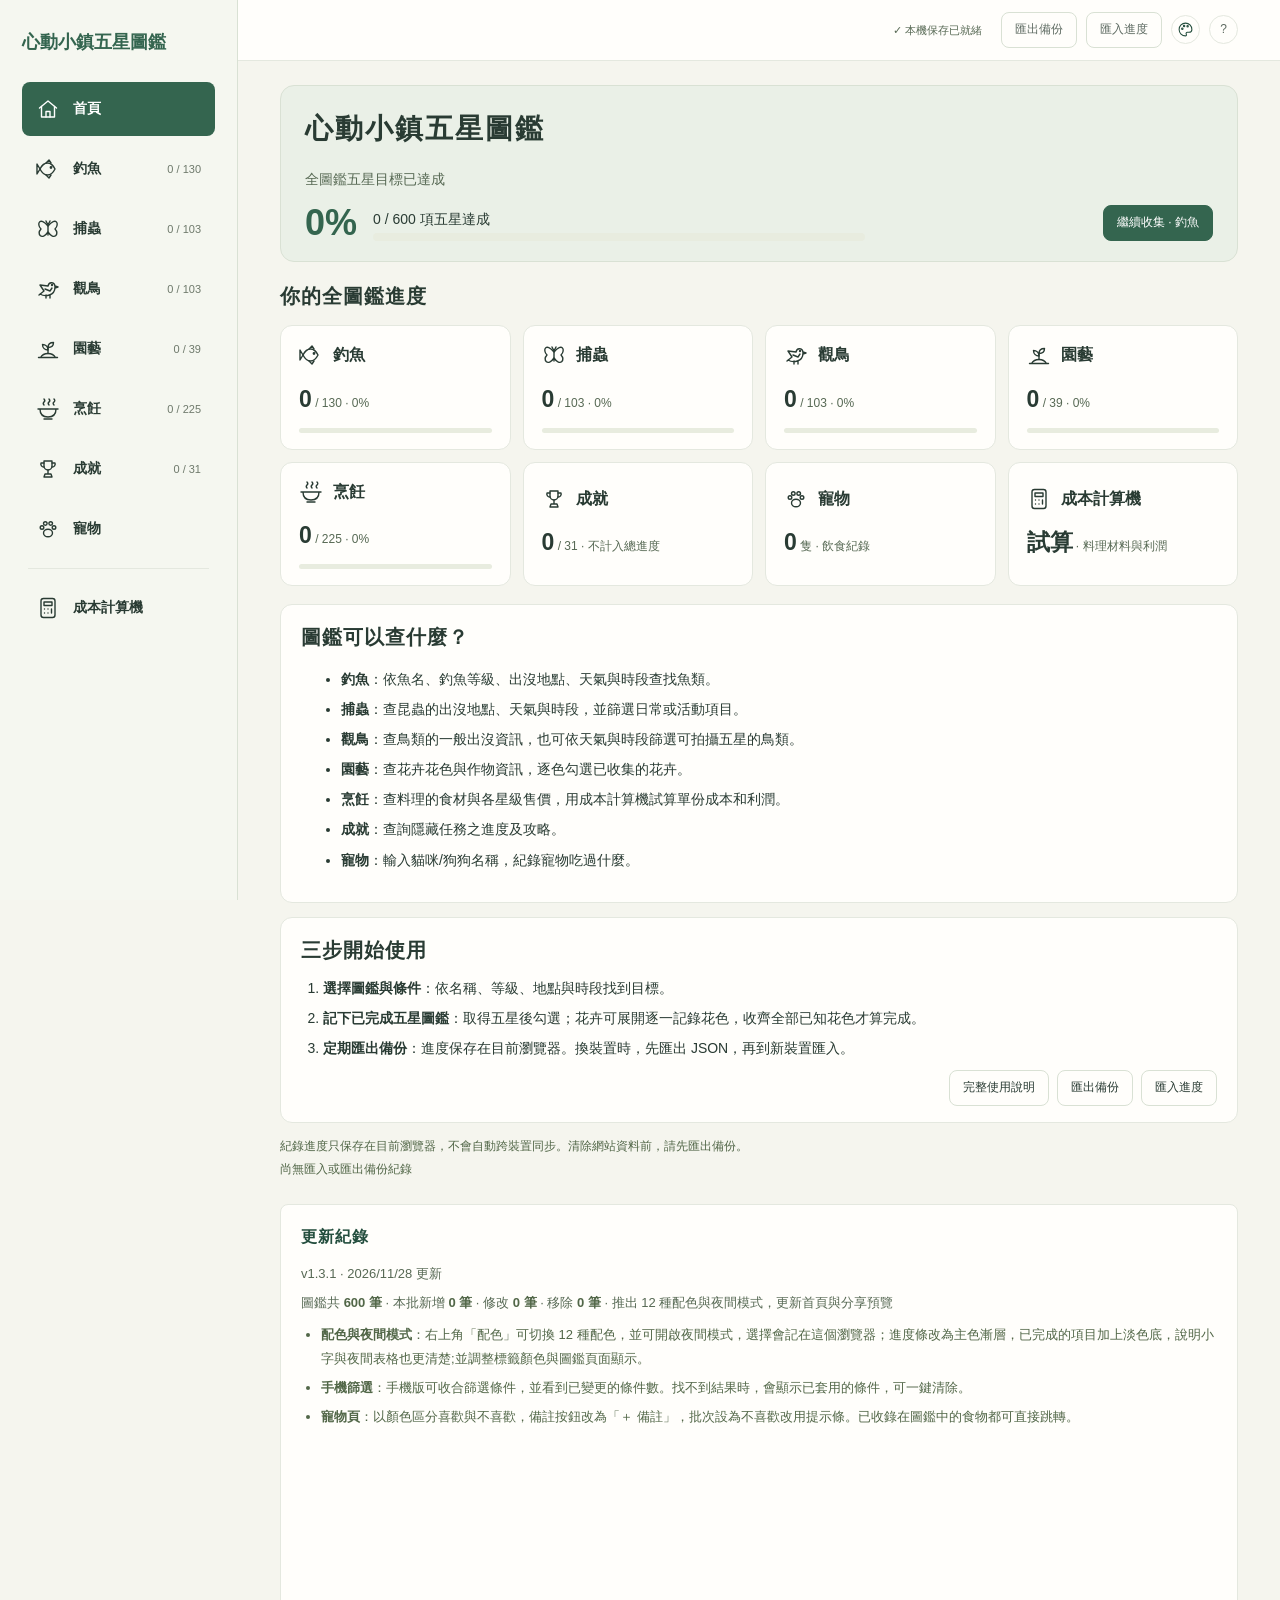
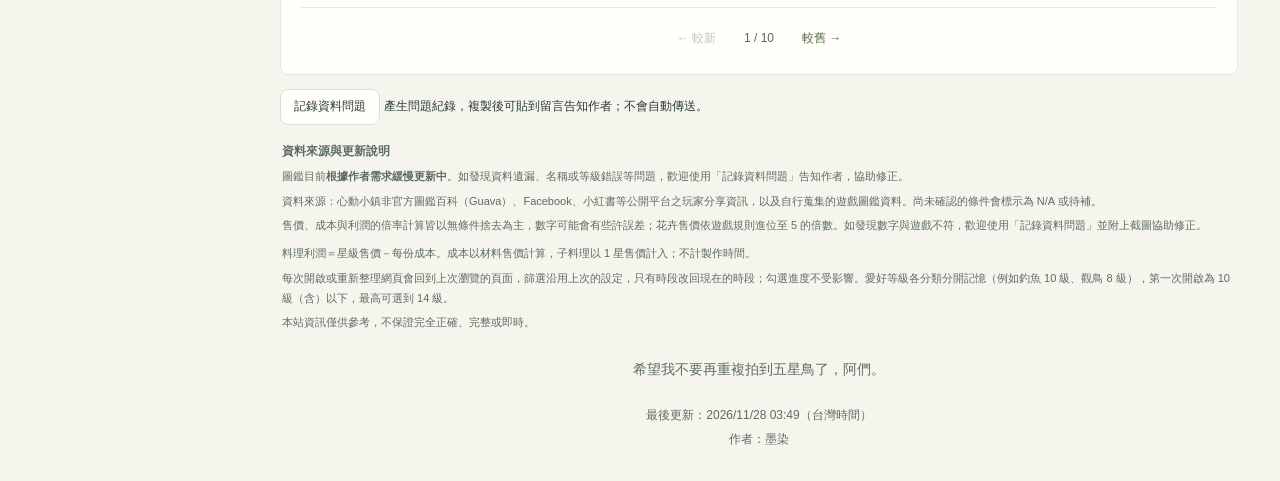
<file: index.html>
<!doctype html>
<html lang="zh-Hant">
<head>
<meta charset="utf-8">
<meta name="viewport" content="width=device-width,initial-scale=1">
<!-- 內容安全政策：只允許本站的程式與資料；樣式允許內嵌（進度條寬度等） -->
<meta http-equiv="Content-Security-Policy" content="default-src 'self'; script-src 'self'; style-src 'self' 'unsafe-inline'; img-src 'self' data: blob:; connect-src 'self'; font-src 'self'; object-src 'none'; base-uri 'self'; form-action 'self'">
<meta name="referrer" content="strict-origin-when-cross-origin">
<meta name="color-scheme" content="light">
<title>心動小鎮五星圖鑑｜記錄你的五星進度</title>
<meta name="description" content="心動小鎮五星圖鑑：查詢釣魚、捕蟲、觀鳥五星條件、園藝花色與烹飪資料，追蹤收藏進度、成就與寵物飲食紀錄，並試算料理成本與利潤。非官方玩家整理，資料持續更新。">
<link rel="canonical" href="https://heartopia-atlas.zyling.dev/">
<meta property="og:title" content="心動小鎮五星圖鑑｜收藏圖鑑與料理成本計算">
<meta property="og:description" content="查詢心動小鎮釣魚、捕蟲、觀鳥五星條件、園藝花色及烹飪資料，記錄圖鑑進度、成就與寵物紀錄，試算料理成本與利潤。非官方玩家整理。">
<meta property="og:type" content="website">
<meta property="og:site_name" content="心動小鎮五星圖鑑">
<meta property="og:locale" content="zh_TW">
<meta property="og:url" content="https://heartopia-atlas.zyling.dev/">
<meta property="og:image" content="https://heartopia-atlas.zyling.dev/social-card.jpg?v=2026-11-28.2">
<meta property="og:image:type" content="image/jpeg">
<meta property="og:image:width" content="1200">
<meta property="og:image:height" content="630">
<meta property="og:image:alt" content="心動小鎮五星圖鑑的圖片，展示釣魚、捕蟲、觀鳥、園藝與烹飪。">
<meta name="twitter:card" content="summary_large_image">
<meta name="twitter:title" content="心動小鎮五星圖鑑｜收藏圖鑑與料理成本計算">
<meta name="twitter:description" content="查詢心動小鎮釣魚、捕蟲、觀鳥五星條件、園藝花色與烹飪資料，追蹤收藏進度、成就與寵物紀錄，並試算料理成本與利潤。">
<meta name="twitter:image" content="https://heartopia-atlas.zyling.dev/social-card.jpg?v=2026-11-28.2">
<meta name="twitter:image:alt" content="心動小鎮五星圖鑑的圖片，展示釣魚、捕蟲、觀鳥、園藝與烹飪。">
<meta name="atlas-updated-at" content="2026-11-28T03:49:43+08:00">
<meta name="theme-color" content="#34654f">
<script type="application/ld+json">
[
  {
    "@context": "https://schema.org",
    "@type": "WebSite",
    "name": "心動小鎮五星圖鑑",
    "url": "https://heartopia-atlas.zyling.dev/",
    "description": "非官方心動小鎮五星圖鑑，可查詢釣魚、捕蟲、觀鳥、園藝和烹飪資料，追蹤收藏進度、成就與寵物飲食紀錄，並試算料理成本與利潤。",
    "inLanguage": "zh-Hant-TW"
  },
  {
    "@context": "https://schema.org",
    "@type": "WebApplication",
    "name": "心動小鎮五星圖鑑",
    "url": "https://heartopia-atlas.zyling.dev/",
    "applicationCategory": "GameApplication",
    "operatingSystem": "Any",
    "isAccessibleForFree": true,
    "offers": { "@type": "Offer", "price": 0 },
    "inLanguage": "zh-Hant-TW"
  }
]
</script>
<!-- 圖示用實體檔案，搜尋結果與手機主畫面才抓得到 -->
<link rel="icon" href="favicon.svg?v=2026-11-27.1" type="image/svg+xml">
<link rel="apple-touch-icon" href="apple-touch-icon.png?v=2026-11-27.1">
<link rel="stylesheet" href="css/style.css?v=2026-11-28.2">
<!-- 配色：其他六組配色與配色按鈕樣式；theme.js 在畫面出現前套用上次選的配色 -->
<link rel="stylesheet" href="css/themes.css?v=2026-11-28.1">
<script src="js/theme.js?v=2026-11-28.1"></script>
</head>
<body>
<!-- 沒有執行 JavaScript 時（部分搜尋引擎、關閉 JS 的瀏覽器）顯示的網站說明 -->
<noscript><div class="noscript-note"><h2>心動小鎮五星圖鑑</h2><p>非官方玩家整理的心動小鎮收藏圖鑑。這個網站需要開啟 JavaScript 才能使用。</p><ul><li><strong>釣魚、捕蟲、觀鳥</strong>：查詢出沒地點、時段、天氣與五星條件。</li><li><strong>園藝</strong>：花卉花色、作物生長時間與各星級售價。</li><li><strong>烹飪</strong>：料理食材、成本、售價與利潤，以及成本計算機。</li><li><strong>成就與寵物</strong>：記錄大滿貫稱號，以及寵物吃過、喜歡與不喜歡的食物。</li></ul><p>收藏進度只保存在你的瀏覽器，可匯出備份。</p></div></noscript>
<!-- 左側導覽列 -->
<aside class="sidebar" id="sidebar">
  <button class="menu-toggle" type="button" aria-expanded="false" aria-controls="side-panel">分類 ▾</button>
  <div class="side-panel" id="side-panel">
  <a class="brand" href="#">心動小鎮五星圖鑑</a>
  <button id="nav-home" class="nav-item home-nav"><span class="nav-icon" aria-hidden="true"></span><span class="nav-name">首頁</span></button><nav id="categories" aria-label="圖鑑分類"></nav><button id="nav-achievements" class="nav-item panel-nav" type="button"><span class="nav-icon" aria-hidden="true"></span><span class="nav-name">成就</span><span class="nav-count"></span></button><button id="nav-pets" class="nav-item panel-nav" type="button"><span class="nav-icon" aria-hidden="true"></span><span class="nav-name">寵物</span><span class="nav-count"></span></button><div class="nav-divider" role="separator" aria-hidden="true"></div><button id="nav-calculator" class="nav-item calculator-nav" type="button"><span class="nav-icon" aria-hidden="true"></span><span class="nav-name">成本計算機</span></button>
</div>
</aside>
<div class="page">
 <header class="topbar"><div class="tools"><span id="save-state" role="status">準備保存</span><button id="export" class="button">匯出備份</button><button id="import" class="button">匯入進度</button><div class="theme-picker"><button id="theme-toggle" class="icon-button" type="button" aria-label="配色" title="配色" aria-haspopup="true" aria-expanded="false" aria-controls="theme-menu"><svg viewBox="0 0 24 24" fill="none" stroke="currentColor" stroke-width="1.5" stroke-linecap="round" stroke-linejoin="round" aria-hidden="true"><path d="M12 3a9 9 0 1 0 0 18c1.1 0 1.6-.8 1.3-1.7l-.4-1.1c-.4-1.1.4-2.2 1.6-2.2H17a4 4 0 0 0 4-4c0-5-4-9-9-9Z"/><circle cx="7.5" cy="11" r="1"/><circle cx="10" cy="7" r="1"/><circle cx="15" cy="7.5" r="1"/></svg></button><div id="theme-menu" class="theme-menu" role="group" aria-label="配色" hidden><p class="theme-menu-title">配色</p><div class="theme-swatches"><button type="button" class="theme-swatch active" data-theme-swatch="forest" style="--swatch:#34654f" aria-label="森林綠" aria-pressed="true"></button><button type="button" class="theme-swatch" data-theme-swatch="tea" style="--swatch:#545d22" aria-label="焙茶橄欖" aria-pressed="false"></button><button type="button" class="theme-swatch" data-theme-swatch="honey" style="--swatch:#7a5900" aria-label="蜂蜜金" aria-pressed="false"></button><button type="button" class="theme-swatch" data-theme-swatch="maple" style="--swatch:#95572b" aria-label="琥珀秋楓" aria-pressed="false"></button><button type="button" class="theme-swatch" data-theme-swatch="cocoa" style="--swatch:#6e4840" aria-label="可可褐" aria-pressed="false"></button><button type="button" class="theme-swatch" data-theme-swatch="sakura" style="--swatch:#9e4a64" aria-label="櫻花粉" aria-pressed="false"></button><button type="button" class="theme-swatch" data-theme-swatch="milk" style="--swatch:#b8436a" aria-label="草莓牛奶" aria-pressed="false"></button><button type="button" class="theme-swatch" data-theme-swatch="mauve" style="--swatch:#855a74" aria-label="藕荷粉" aria-pressed="false"></button><button type="button" class="theme-swatch" data-theme-swatch="lavender" style="--swatch:#5b4f93" aria-label="薰衣草夜" aria-pressed="false"></button><button type="button" class="theme-swatch" data-theme-swatch="bay" style="--swatch:#3a4d83" aria-label="靛墨藍" aria-pressed="false"></button><button type="button" class="theme-swatch" data-theme-swatch="black" style="--swatch:#000000" aria-label="純黑" title="純黑" aria-pressed="false"></button><button type="button" class="theme-swatch" data-theme-swatch="white" style="--swatch:#ffffff" aria-label="純白" title="純白" aria-pressed="false"></button></div><label class="theme-dark"><span>夜間模式</span><input id="theme-dark" type="checkbox" role="switch"><span class="theme-switch" aria-hidden="true"></span></label></div></div><button id="help" class="icon-button" aria-label="使用說明">?</button><input id="file" type="file" accept=".json,application/json" hidden></div></header>
<!-- 主要內容 -->
 <main>
<section id="home-view" aria-label="首頁"><div class="home-intro"><h1>心動小鎮五星圖鑑</h1><div class="home-goal">全圖鑑五星目標已達成</div><div class="home-summary"><strong id="home-percent">0%</strong><div class="home-progress"><span id="home-count"></span><div class="bar" aria-hidden="true"><i id="home-bar"></i></div></div></div><button id="home-continue" class="button primary">繼續紀錄</button></div><h2>你的全圖鑑進度</h2><div id="home-cards" class="home-grid"></div><section class="home-guide"><h2>圖鑑可以查什麼？</h2><ul><li><strong>釣魚</strong>：依魚名、釣魚等級、出沒地點、天氣與時段查找魚類。</li><li><strong>捕蟲</strong>：查昆蟲的出沒地點、天氣與時段，並篩選日常或活動項目。</li><li><strong>觀鳥</strong>：查鳥類的一般出沒資訊，也可依天氣與時段篩選可拍攝五星的鳥類。</li><li><strong>園藝</strong>：查花卉花色與作物資訊，逐色勾選已收集的花卉。</li><li><strong>烹飪</strong>：查料理的食材與各星級售價，用成本計算機試算單份成本和利潤。</li><li><strong>成就</strong>：查詢隱藏任務之進度及攻略。</li><li><strong>寵物</strong>：輸入貓咪/狗狗名稱，紀錄寵物吃過什麼。</li></ul></section><section class="home-guide"><h2>三步開始使用</h2><ol><li><b>選擇圖鑑與條件</b>：依名稱、等級、地點與時段找到目標。</li><li><b>記下已完成五星圖鑑</b>：取得五星後勾選；花卉可展開逐一記錄花色，收齊全部已知花色才算完成。</li><li><b>定期匯出備份</b>：進度保存在目前瀏覽器。換裝置時，先匯出 JSON，再到新裝置匯入。</li></ol><div class="home-actions"><button class="button" id="home-help">完整使用說明</button><button class="button" id="home-export">匯出備份</button><button class="button" id="home-import">匯入進度</button></div></section></section>
  
  <section class="hero"><h2 class="hero-title">心動小鎮五星圖鑑</h2><div class="total-card"><strong id="total-done">0</strong><span id="total-count"></span><span id="total-ring"><span id="total-percent">0%</span></span></div></section>
  
  <div class="storage-note"><p>紀錄進度只保存在目前瀏覽器，不會自動跨裝置同步。清除網站資料前，請先匯出備份。</p><p id="backup-status" role="status"></p></div>
  <div id="collection-heading" class="collection-heading page-title-out"><div class="title-group"><span id="category-icon" class="category-icon"></span><h2 id="category-title"></h2></div><div class="category-progress"><span id="category-count"></span><div class="bar"><i id="category-bar"></i></div></div></div>
  <section class="collection">
   <div id="filter-panel" class="filters">
    <div class="filter-top"><label class="search-wrap"><span aria-hidden="true">⌕</span><input id="search" type="search" placeholder="搜尋名稱、地點或食材…" aria-label="搜尋名稱、地點或食材"></label><div id="status-tabs" class="segments" role="group" aria-label="完成狀態"><button data-status="all">全部</button><button data-status="todo">未完成</button><button data-status="done">已完成</button></div><div class="filter-mobile-bar"><button id="filter-toggle" class="filter-toggle" type="button" aria-expanded="false" aria-controls="filter-panel">篩選條件<span id="filter-count" class="filter-count" hidden></span><span class="filter-toggle-arrow" aria-hidden="true">▾</span></button><button id="filter-reset-mini" class="text-button" type="button" hidden>重設預設條件</button></div></div>
    <div class="filter-scroll"><div class="filter-grid"><label id="plant-type-label" hidden>花卉／作物<select id="plantType"><option value="all">全部</option><option value="flower">花卉</option><option value="crop">作物</option></select></label><label>愛好等級（含以下）<select id="level"></select></label><fieldset id="kind-filter" class="kind-filter"><legend>收錄類型</legend><button id="kind-toggle" class="kind-toggle" type="button" aria-expanded="false" aria-controls="kind-menu">全部 ▾</button><div id="kind-menu" class="kind-menu" hidden><label><input type="checkbox" data-kind-option value="日常">日常</label><label><input type="checkbox" data-kind-option value="當前活動">當前活動</label><label><input type="checkbox" data-kind-option value="過往活動">過往活動</label><div class="kind-all-row"><label><input id="kind-all" type="checkbox">All</label></div></div></fieldset><label id="profit-star-label" hidden>星級<select id="profitStar"><option value="1" selected>1 星</option><option value="2">2 星</option><option value="3">3 星</option><option value="4">4 星</option><option value="5">5 星</option></select></label><label data-habitat>天氣<select id="weather"><option value="晴">晴天</option><option value="雨">雨天</option><option value="彩虹">彩虹日可出現</option><option value="rainbow-only">彩虹日限定</option></select></label><label data-habitat><span id="time-label">時段</span><select id="time"><option value="all">全部時段</option><option value="0-6時">00:00–06:00</option><option value="6-12時">06:00–12:00</option><option value="12-18時">12:00–18:00</option><option value="18-24時">18:00–24:00</option></select></label><label data-habitat class="location-filter">地點<select id="location"></select></label></div></div>
    <p class="filter-scroll-hint">左右滑動查看其他篩選條件 →</p>
    <div class="availability-options"><div id="bird-five-star" hidden><label class="five-star-filter"><input id="five-star-only" type="checkbox">僅五星</label></div><div id="availability-filter"><label class="five-star-filter"><input id="cookable-only" type="checkbox" checked>當前可獲取</label></div><div id="craftable-filter" hidden><label class="five-star-filter"><input id="craftable-only" type="checkbox" checked>當前可製作</label></div></div>
    <p id="bird-five-star-note" class="five-star-note" hidden>勾選「僅五星」，依目前天氣與時段篩選可拍攝五星的鳥類。</p>
    <div class="filter-foot"><div id="filter-summary" hidden></div><span id="time-context" hidden></span><div class="filter-actions"><button id="use-current-time" class="text-button">切換到現在時段</button><button id="clear-filters" class="text-button">清除其他篩選</button><button id="reset-filters" class="text-button">重設預設條件</button></div></div>
   </div>
   <div class="list-toolbar"><div><b id="result-count"></b><span id="result-note"></span></div><button id="dish-number-sort" class="button" type="button" hidden aria-pressed="false" title="依料理編號由小到大排列">編號排序 ↑</button></div>
   <p class="table-hint">點選欄位標題可排序。</p><div class="table-wrap" tabindex="0" role="region" aria-label="圖鑑清單，可左右滑動"><table class="list"><thead id="thead"></thead><tbody id="rows"></tbody></table></div>
   <div id="empty" class="empty" hidden><span>⌕</span><h3 id="empty-title">目前沒有符合條件的項目。</h3><p id="empty-hint"></p><button id="empty-reset" class="button">清除篩選</button></div>
  </section>
  <section id="calculator-view" class="panel-page" aria-label="料理成本計算機" hidden>
   <header class="calculator-heading page-title-out">
 <div class="calc-intro"><span class="calc-kicker">料理材料與利潤試算</span><div class="calc-title-row"><h2 class="calc-h1-title">成本計算機</h2><button id="calc-help" class="icon-button" type="button" aria-label="開啟成本計算機使用教學" aria-haspopup="dialog" aria-controls="calc-help-dialog" title="計算機使用教學">?</button></div><p>一次比較最多六道料理，可以調整食材、用量、金額。</p></div>
 
</header>
   <div class="calculator-view panel-card">
   <div class="calculator-controls calc-select-controls"><div id="calc-dish-slots" class="calc-dish-slots"><button id="calc-add-dish" class="button calc-dynamic-add" type="button">＋ 新增料理</button></div></div>
   <div class="calc-recipe-grid" id="calc-recipe-grid"></div>
   <section id="calc-compare-section" class="calc-card calc-compare-section" hidden><h2>料理利潤比較</h2><div id="calc-comparison"></div></section>
   <p id="calc-missing" class="calc-note" role="status"></p><p class="calc-note">計算方式：每份成本＝各材料（每份用量 × 單價）加總。料理售價與利潤依每份計算；修改單價會同步反映於所有料理。未維護材料單價預設為 0 金幣；限時材料標籤只表示取得受限，不代表料理停止製作。</p>
   </div>
  </section>
  <!-- 成就：大滿貫成就勾選，不計入首頁的全圖鑑進度 -->
  <section id="achievements-view" class="panel-page panel-view" aria-labelledby="achievements-title" hidden>
   <header class="collection-heading panel-heading page-title-out"><div class="title-group"><span id="achievements-icon" class="category-icon"></span><h2 id="achievements-title">成就</h2></div><div class="category-progress"><span id="achievements-count"></span><div class="bar"><i id="achievements-bar"></i></div></div></header>
   <div class="calculator-view panel-card">
   <div class="panel-desc"><p>勾選已獲得的事件稱號，同一事件的稱號全部取得即達成大滿貫。成就進度單獨計算，不列入首頁的全圖鑑五星進度。</p></div>
   <div id="achievement-groups" class="achievement-groups"></div>
   </div>
  </section>
  <!-- 寵物：玩家自行新增寵物，記錄吃過、喜歡與不喜歡的食物 -->
  <section id="pets-view" class="panel-page panel-view" aria-labelledby="pets-title" hidden>
   <header class="collection-heading panel-heading page-title-out"><div class="title-group"><span id="pets-icon" class="category-icon"></span><h2 id="pets-title">寵物</h2></div><div class="category-progress"><span id="pets-count"></span></div></header>
   <div class="calculator-view panel-card">
   <div class="panel-desc"><p>新增你的貓咪／狗狗，記錄每一隻對每樣食物的反應：未吃過、喜歡或不喜歡（吃過但沒有喜歡，就算不喜歡）。</p><p class="pet-hint">如果試不出來，可能是因為愛吃與否不只跟食物種類有關，也和餵食數量有關；這裡只記錄喜歡／不喜歡，其他觀察（例如要餵幾隻）可以按每樣食物後面的「＋」寫備註。</p></div>
   <form id="pet-form" class="pet-form" autocomplete="off"><label>名字<input id="pet-name" type="text" maxlength="20" placeholder="可留空，例如：小橘"></label><label>種類<select id="pet-type"><option value="cat">貓</option><option value="dog">狗</option></select></label><button class="button primary" type="submit">＋ 新增寵物</button></form>
   <div id="pet-tabs" class="pet-tabs" role="group" aria-label="選擇寵物"></div>
   <div id="pet-detail"></div>
   </div>
  </section>
  <section id="release-log" class="release-log release-pages" aria-labelledby="release-heading">
   <div class="release-section-heading"><h2 id="release-heading">更新紀錄</h2></div>
   <div id="release-batches"><p class="release-loading">更新紀錄載入中…</p></div>
  <nav class="release-pagination" aria-label="更新紀錄分頁"><button id="release-newer" class="button" type="button" aria-controls="release-batches" disabled aria-label="較新的更新">← 較新</button><span id="release-page-status" aria-live="polite" aria-atomic="true">1 / 6</span><button id="release-older" class="button" type="button" aria-controls="release-batches" aria-label="較舊的更新">較舊 →</button></nav>
  </section>
  <p><button id="report-issue" class="button">記錄資料問題</button> <small>產生問題紀錄，複製後可貼到留言告知作者；不會自動傳送。</small></p>
  <!-- 頁尾：資料來源說明 -->
<footer class="source-footer"><section class="release-source-notes" aria-label="資料來源與更新說明"><h3>資料來源與更新說明</h3><p>圖鑑目前<strong>根據作者需求緩慢更新中</strong>。如發現資料遺漏、名稱或等級錯誤等問題，歡迎使用「記錄資料問題」告知作者，協助修正。</p>
  <p>資料來源：心動小鎮非官方圖鑑百科（Guava）、Facebook、小紅書等公開平台之玩家分享資訊，以及自行蒐集的遊戲圖鑑資料。尚未確認的條件會標示為 N/A 或待補。</p>
  <p>售價、成本與利潤的倍率計算皆以無條件捨去為主，數字可能會有些許誤差；花卉售價依遊戲規則進位至 5 的倍數。如發現數字與遊戲不符，歡迎使用「記錄資料問題」並附上截圖協助修正。</p></section>
<p>料理利潤＝星級售價－每份成本。成本以材料售價計算，子料理以 1 星售價計入；不計製作時間。</p>
<p>每次開啟或重新整理網頁會回到上次瀏覽的頁面，篩選沿用上次的設定，只有時段改回現在的時段；勾選進度不受影響。愛好等級各分類分開記憶（例如釣魚 10 級、觀鳥 8 級），第一次開啟為 10 級（含）以下，最高可選到 14 級。</p>
<p>本站資訊僅供參考，不保證完全正確、完整或即時。</p>
</footer>
  <p class="site-tagline">希望我不要再重複拍到五星鳥了，阿們。</p>
  <p class="site-update-note">最後更新：<time id="site-last-updated" datetime="2026-11-28T03:49:43+08:00">2026/11/28 03:49</time><span>（台灣時間）</span></p>
  <p class="site-author">作者：墨染</p>
</main>
</div>
<div id="toast" role="status" class="toast" hidden></div>
<!-- 對話視窗：成本計算機教學、使用說明、回報問題、還原進度 -->
<dialog id="calc-help-dialog" aria-labelledby="calc-help-title"><div class="dialog-heading"><h2 id="calc-help-title">成本計算機使用教學</h2><button class="icon-button" type="button" data-close aria-label="關閉計算機教學" autofocus>×</button></div><div class="calc-help-content"><div class="calc-quick-guide">
  <ol><li><strong>選料理</strong><span>點開選單瀏覽所有料理，或輸入名稱搜尋；最上方可建立「＋自訂料理」。</span></li><li><strong>調整材料</strong><span>修改每份用量與單價，或新增材料。同名材料的單價會同步套用至所有料理。</span></li><li><strong>比較結果</strong><span>按「＋ 新增料理」加入比較，查看每份成本與 1～5 星利潤。</span></li></ol>
  <details class="calc-guide-details"><summary>計算與保存須知</summary><p>每份成本＝各材料（用量 × 單價加總）；利潤＝該星級售價 − 每份成本。</p><p>未設定的材料單價目前以 0 金幣計算，請先確認價格。自訂料理可試算材料成本，尚無星級售價，利潤會顯示「待補」。</p><p>試算調整僅保留於本次開啟頁面；重新整理後會重設，不包含在圖鑑 JSON 備份中。</p></details>
</div></div><button class="button primary" type="button" data-close>知道了</button></dialog>
<dialog id="help-dialog"><div class="dialog-heading"><h2>使用說明與圖鑑備份</h2><button class="icon-button" data-close aria-label="關閉說明">×</button></div><div class="help-content">
<aside class="release-notice" aria-label="版本告示">
  <strong></strong><p>本圖鑑於 2026 年 9 月 28 日製作，資料及功能於 <time></time>更新。</p>
  <p>非官方玩家整理工具；資料可能隨遊戲更新而變動，未確認內容以標記為準。</p>
  <p>當前穩定紀錄：自遠古召喚起</p><a href="#release-log">查看版本紀錄</a>
  </aside>
<p class="help-intro">先選擇你想做的事，展開對應說明。</p>
<details class="help-topic" open><summary>記錄五星與花色</summary><div><ol><li>選擇圖鑑分類，再依名稱、地點或食材搜尋。</li><li>取得五星後，勾選該項目，首頁會同步顯示收藏進度。</li><li>花卉可展開逐一勾選花色；勾選花名前的方框會全選，取消則全部取消。收齊全部花色才算完成，作物按每種五星記錄。</li></ol></div></details>
<details class="help-topic"><summary>篩選條件與出沒時間</summary><div><ul><li><strong>初始條件：</strong>10 級及以下、全部收錄類型、晴天與開啟時的本機時段。之後修改的篩選會記住，重新整理或下次開啟時沿用；只有時段會改回當下的本機時段，搜尋文字會清空。</li><li><strong>當前可獲取與當前可製作（烹飪）：</strong>「當前可獲取」是日常或進行中活動的料理；「當前可製作」再加上活動已結束、但不需要限時料理台且沒有用到限時材料的料理；過往活動不算當前可獲取。可獲取的料理一定可製作，所以勾選「當前可獲取」時，「當前可製作」會一併勾選。</li><li><strong>等級：</strong>包含所選等級以下的項目；各分類分開記憶，換分類時不會互相影響（例如釣魚選 10 級、觀鳥選 8 級）。未知等級請選「不限等級」。</li><li><strong>清除其他篩選：</strong>清除目前分類的搜尋及其他篩選，保留天氣與時段。「重設預設條件」恢復初始設定。</li><li><strong>天氣與時段：</strong>魚、蟲、鳥共用這兩項條件。時間不會自動跟著時鐘切換，可按「切換到現在時段」手動更新。</li><li><strong>鳥類五星：</strong>「僅五星」使用五星條件篩選，與一般出沒資訊分開顯示。篩選結果不保證遊戲即時出沒，待確認資訊請以遊戲實際情況為準。</li></ul></div></details>
<details class="help-topic"><summary>排序與料理利潤</summary><div><ul><li>烹飪與成本計算機的料理選單預設依編號由小到大排列；烹飪列表可按「編號排序」恢復此順序。其他分類依日常、當前活動、過往活動分組。手動切換排序後，以所選欄位為主。</li><li>點選名稱、等級、地點等可排序的欄位標題，再點一次可切換排序方向。</li><li>料理可選 1～5 星查看利潤；展開詳情可查看成本、售價與食材。</li><li>利潤依來源資料計算，不計時間與食材轉售的機會成本；未知數值排在後方。</li><li>2～5 星售價依 1 星售價乘以倍率推算時，以無條件捨去計算，數字可能與遊戲內有些許誤差；花卉依遊戲規則進位至 5 的倍數。</li></ul></div></details>
<details class="help-topic"><summary>成本計算機：選料理、改材料、比成本</summary><div><ol><li>從側邊選單進入「成本計算機」。料理下拉選單可瀏覽全部料理，也可輸入名稱搜尋。</li><li>選單最上方的「＋自訂料理」可建立空白料理；輸入名稱後也可用該名稱建立。</li><li>調整每份用量與單價，或輸入材料名稱後按「加入」。修改同名材料單價會同步影響所有比較中的料理。</li><li>按「＋ 新增料理」加入其他料理，可比較最多六道。選擇兩道以上時，下方顯示成本與各星級利潤比較表。</li></ol><div class="help-callout"><p><strong>計算：</strong>每份成本＝各材料（用量 × 單價）加總；每份利潤＝對應星級售價 − 每份成本。</p><p><strong>價格：</strong>未設定的材料單價目前預設為 0 金幣，請自行確認並調整。「限時材料」表示材料取得受限，不代表料理停止製作。</p><p><strong>自訂料理：</strong>可試算材料成本；目前尚無星級售價，利潤顯示「待補」。</p><p><strong>保存：</strong>試算調整僅保留於本次開啟頁面，重新整理後重設；圖鑑 JSON 備份不包含這些調整。</p></div></div></details>
<details class="help-topic"><summary>成就與寵物</summary><div><ul><li><strong>成就：</strong>從側邊選單進入「成就」，勾選已獲得的事件稱號（例如海釣、引蟲出洞），某個事件的稱號全部勾選後，該大滿貫會自動顯示「已達成」。點各大滿貫的標題列可展開或收合勾選清單。每組都有「全部完成」「全部取消」可一次勾選或取消整組。成就進度單獨計算，不列入首頁的全圖鑑五星進度。</li><li><strong>寵物：</strong>輸入名字並選擇貓或狗後按「新增寵物」。選擇寵物後，每樣食物從「未吃過／喜歡／不喜歡」三選一；吃過但不喜歡就選「不喜歡」，選回「未吃過」即可清除。上方可搜尋食物，或只看未吃過、喜歡、不喜歡的食物；每樣食物可寫備註。名稱可直接點一下修改，也可刪除寵物；名稱旁有 ↗ 的食物可直接跳到圖鑑查看。篩選「未吃過」時會出現「全部設為不喜歡」，可把目前列出的未吃過食物一次改成不喜歡（可再用搜尋縮小範圍）。</li><li>成就與寵物紀錄都保存在目前瀏覽器，並包含在「匯出備份」的 JSON 中。</li></ul></div></details>
<details class="help-topic"><summary>備份、還原與換裝置</summary><div><ol><li>按「匯出備份」，確認 JSON 檔案已下載並保存。</li><li>換裝置、換瀏覽器或從本機檔案移到網站時，在新位置按「匯入進度」，選取備份檔。</li><li>「合併進度」保留雙方已完成項目與目前篩選；「取代目前進度」使用備份的勾選與篩選，操作前請先備份。</li></ol><p>收藏進度只保存在目前瀏覽器，不會上傳或跨裝置同步。清除網站資料、更換網址或瀏覽器，可能無法讀取原進度。</p><p>首次累積 10 筆收集，或與上次匯出相比有 10 筆變更時，系統會提醒備份；保存紀錄不代表檔案已下載成功。</p><p><strong>舊版備份：</strong>可匯入相容的舊版 JSON；有兩份進度時可依序合併。舊版花色紀錄會對應至可見花色，無法對應的項目會在匯入前提示，原始備份檔不受影響。</p></div></details>
<details class="help-topic"><summary>回報資料問題</summary><div><p>使用「記錄資料問題」產生含版本與目前篩選的文字紀錄，補上項目名稱、問題及可核對的來源，複製後貼到留言告知作者；目前不會自動傳送。</p></div></details>
</div><button class="button primary" data-close>知道了</button></dialog>
<dialog id="report-dialog"><div class="dialog-heading"><h2>記錄資料問題</h2><button class="icon-button" data-close aria-label="關閉問題紀錄">×</button></div><p>請補充問題與來源，按「複製問題紀錄」後貼到留言告知作者。此功能不會自動傳送，也不會包含你的收藏紀錄。</p><label for="report-text">問題內容</label><textarea id="report-text" class="report-field"></textarea><button id="copy-report" class="button primary">複製問題紀錄</button></dialog>
<dialog id="import-dialog"><div class="dialog-heading"><h2>還原進度</h2><button class="icon-button" data-close aria-label="取消匯入">×</button></div><p id="import-summary"></p><p>合併會保留雙方已完成項目、成就與寵物紀錄；取代會覆蓋目前的勾選、篩選、成就與寵物紀錄。</p><div class="dialog-actions"><button class="button" data-close>取消</button><button id="replace-backup" class="button">取代目前進度</button><button id="merge-backup" class="button primary">合併進度</button></div></dialog>
<!-- 載入順序不可調換：核心邏輯 → 資料載入器 → 畫面程式 -->
<script src="js/journal-core.js?v=2026-11-26.1"></script>
<script src="js/data-loader.js?v=2026-11-26.1"></script>
<script src="js/app.js?v=2026-11-28.2"></script>
</body></html>
</file>
<file: css/style.css>
/* 心動小鎮五星圖鑑 樣式表
 * 依功能分成數個區塊，後面的區塊會覆蓋前面相同的設定，請勿隨意調換順序。 */

/* ======== 基本樣式：版面、側邊導覽、表格、按鈕、篩選器等 ======== */
:root {
  /* ===== 全站顏色變數（v1.3.1 起，頁面上的顏色都從這裡取）=====
   * 這裡是預設配色「森林綠」。其他配色寫在 css/themes.css，只覆蓋下方【主題色】。
   * 改顏色時：要所有配色一起變 → 改用到它的元件；只改某個配色 → 改 themes.css。
   * 字級：26 頁面標題、20 區塊標題、16 卡片標題、14 內文、13 次要、12 小字、11 最小；字重只用 400／600／700 */

  /* 【主題色】底色（由淺到深） */
  --bg: #f5f5ee;            /* 頁面背景 */
  --paper: #fffefb;         /* 卡片、面板、輸入框（白） */
  --soft: #f5f7f0;          /* 表頭、篩選區、說明框 */
  --pale: #eaf0e7;          /* 帶主色的淺底：已完成列、選取、hover */
  --pale-strong: #dcebdd;   /* 比 --pale 再深一階：比較表強調列 */
  --track: #e8ecdf;         /* 進度條底槽、標籤底 */
  /* 【主題色】線條 */
  --line: #e4e8df;          /* 一般框線、分隔線 */
  --line-strong: #d9e1d4;   /* 較明顯的框線、捲軸 */
  --accent-line: #9fc1ae;   /* 焦點外框、選取中的框線 */
  /* 【主題色】主色 */
  --green: #34654f;         /* 主色：按鈕、選取中的分頁、強調文字（名稱沿用舊版，所有配色都叫 --green） */
  --deep: #244e3e;          /* 深主色：按鈕 hover、深色強調字 */
  --on-accent: #ffffff;     /* 主色底上的文字 */
  --on-accent-soft: #d6e3d7;/* 主色底上的次要文字（例如選中分類的數量） */
  --bar-from: #93c2a2;      /* 進度條漸層起點（終點是 --green） */
  /* 【主題色】文字（由深到淺） */
  --ink: #293b33;           /* 標題、主要文字 */
  --text: #526748;          /* 內文 */
  --sub: #576954;           /* 次要內文、說明（＝內文 55% 混次要字，v1.3.1） */
  --muted: #5e6b62;         /* 次要文字、標籤（v1.3.1 加深到 5.5:1，原 #7c867c） */
  --faint: #6e796b;         /* 最淡：提示、說明小字、placeholder（v1.3.1 加深到 4.5:1，原 #9aa18f） */
  /* 【主題色】五星金 */
  --gold: #ba954c;          /* 星星、金色裝飾 */
  --gold-ink: #87682b;      /* 金色文字（五星、活動、成就獎勵；v1.3.1 微調到 4.6:1） */
  --gold-soft: #fff0d8;     /* 金色淺底（活動、限定、五星標籤） */

  /* 【狀態色】固定語意，所有配色共用，themes.css 不覆蓋 */
  --danger: #c9434e;        /* 刪除、喜歡 */
  --danger-ink: #a34d42;    /* 虧損、負數、錯誤文字 */
  --danger-soft: #fbf1f1;   /* 錯誤、刪除 hover 淺底 */
  --danger-line: #f0d4d6;   /* 錯誤框線 */
  --warn-ink: #9a6338;      /* 限定材料、備份提醒 */
  --warn-soft: #fff8e9;     /* 缺少資料提示淺底 */
  --info-ink: #245a8a;      /* 「當前」活動徽章 */
  --info-soft: #e1efff;
  --info-line: #accbea;
  --past-ink: #574c66;      /* 「過往」活動徽章（v1.3.1 加深） */
  --past-soft: #ece8f2;
  --past-line: #d8d0e4;
  --slate-ink: #566384;     /* 狗、料理 B 標籤 */
  --slate-soft: #e6eaf4;
  --purple-ink: #7d578a;    /* 花色、彩虹（v1.3.1 加深，原 #9675a1） */
  --purple-soft: #f0e9f2;
  --neutral-ink: #555c56;   /* 舊「日常」徽章色，保留給其他中性文字 */
  --sun-ink: #95590a;       /* 天氣「晴」 */
  --rain-ink: #2e6aa1;      /* 天氣「雨」（彩虹日用 --purple-ink） */
  /* 分類標籤（v1.3.1）：每一類固定一個色相，不跟主題色走；框線由文字色與底色混出 */
  --daily-ink: #3d4548;     /* 「日常」 */
  --daily-soft: #e9ecee;
  --crop-ink: #4c5f1c;      /* 「作物」 */
  --crop-soft: #eaf2dc;
  --cat-ink: #8a4a12;       /* 寵物「貓」 */
  --cat-soft: #fdebd9;
  --dog-ink: #3d4a70;       /* 寵物「狗」 */
  --dog-soft: #e4e9f5;
}
* {
  box-sizing: border-box;
}
body {
  margin: 0;
  background: var(--bg);
  color: var(--ink);
  font:
    14px/1.65 "Segoe UI",
    "Microsoft JhengHei",
    sans-serif;
}
button,
input,
select {
  font: inherit;
  border-radius: 8px;
}
button,
a,
input,
select {
  -webkit-tap-highlight-color: transparent;
}
button {
  cursor: pointer;
  transition: background 0.15s;
}
a {
  color: var(--green);
}
button:focus-visible,
a:focus-visible,
input:focus-visible,
select:focus-visible {
  outline: 3px solid var(--accent-line);
  outline-offset: 3px;
}
button {
  color: inherit;
}
button:disabled {
  cursor: not-allowed;
}
button:hover {
  filter: brightness(0.97);
}
[hidden] {
  display: none !important;
}
.menu-toggle {
  display: none;
}
.side-panel {
  display: contents;
}
.sidebar {
  width: 238px;
  position: fixed;
  inset: 0 auto 0 0;
  border-right: 1px solid var(--line-strong);
  display: flex;
  flex-direction: column;
  z-index: 2;
}
.brand {
  display: flex;
  gap: 12px;
  align-items: center;
  text-decoration: none;
  font-weight: 700;
}
.brand small {
  display: block;
  font-size: 9px;
  letter-spacing: 1.7px;
  margin-top: 3px;
  color: var(--faint);
}
nav {
  display: grid;
}
.nav-item {
  width: 100%;
  border: 1px solid transparent;
  background: none;
  padding: 14px 13px;
  text-align: left;
  display: flex;
  align-items: center;
  gap: 13px;
}
.nav-item.active {
  background: var(--green);
  color: var(--on-accent);
}
.nav-item:not(.active):hover {
  background: var(--track);
}
.nav-icon {
  width: 24px;
  height: 24px;
  display: flex;
  align-items: center;
  justify-content: center;
}
svg {
  width: 24px;
  height: 24px;
}
.nav-name {
  font-weight: 600;
  font-size: 14px;
}
.nav-count {
  margin-left: auto;
  font-size: 11px;
  color: var(--faint);
  font-variant-numeric: tabular-nums;
}
.active .nav-count {
  color: var(--on-accent-soft);
}
.page {
  margin-left: 238px;
}
.topbar {
  padding: 0 42px;
  border-bottom: 1px solid var(--line);
  display: flex;
  align-items: center;
  font-size: 12px;
  color: var(--muted);
}
.topbar span:not(#save-state) {
  margin: 0 12px;
  color: var(--faint);
}
.tools {
  display: flex;
  align-items: center;
  gap: 9px;
}
#save-state {
  font-size: 11px;
  margin-right: 10px;
  color: var(--sub);
}
.button {
  border: 1px solid var(--line-strong);
  background: var(--paper);
  padding: 7px 13px;
}
.primary {
  background: var(--green);
  color: var(--on-accent);
  border-color: var(--green);
}
.icon-button {
  border: 1px solid var(--line);
  background: transparent;
  width: 29px;
  height: 29px;
  border-radius: 50%;
  padding: 0;
}
main {
  max-width: 1550px;
  margin: auto;
  padding: 39px 42px 24px;
}
.hero {
  display: flex;
  align-items: center;
  justify-content: space-between;
}
h1,
.calc-h1-title,
.noscript-note h2 {
  font-family: "Microsoft JhengHei", sans-serif;
  font-size: 32px;
  letter-spacing: 2px;
  margin: 0;
  font-weight: 600;
}
/* 首頁進度區的標題：外觀同 h1，但一頁只保留一個 h1（SEO） */
.hero-title {
  font-family: "Microsoft JhengHei", sans-serif;
  font-size: 32px;
  letter-spacing: 2px;
  margin: 0;
  font-weight: 600;
}
h1 span {
  color: var(--faint);
  margin-left: 17px;
  font-size: 25px;
}
.lead {
  margin: 8px 0 0;
  color: var(--faint);
  font-size: 13px;
}
.total-card {
  display: flex;
  align-items: center;
}
.total-card strong {
  font-weight: 600;
  line-height: 1.4;
}
.total-card #total-count {
  color: var(--faint);
  margin-left: 7px;
}
.ring {
  --progress: 0%;
  width: 55px;
  height: 55px;
  margin-left: auto;
  background: conic-gradient(var(--green) var(--progress), var(--pale-strong) 0);
  border-radius: 50%;
  display: grid;
  place-items: center;
}
.ring span {
  width: 46px;
  height: 46px;
  background: var(--pale);
  display: grid;
  place-items: center;
  border-radius: 50%;
  font-size: 11px;
}
.collection {
  border: 1px solid var(--line);
  background: var(--paper);
  overflow: hidden;
}
.collection-heading {
  display: flex;
  align-items: center;
  justify-content: space-between;
  gap: 20px;
}
.title-group {
  display: flex;
  align-items: center;
}
.category-icon {
  display: grid;
  place-items: center;
  color: var(--green);
}
.category-icon svg {
  width: 28px;
  height: 28px;
}
h2 {
  margin: 0;
  font-size: 20px;
  letter-spacing: 1px;
}
.title-group p {
  font-size: 11px;
  color: var(--faint);
  margin: 4px 0 0;
}
.category-progress {
  width: 180px;
  text-align: right;
  flex-shrink: 0;
}
.bar {
  height: 5px;
  border-radius: 6px;
  background: var(--track);
  margin-top: 9px;
  overflow: hidden;
}
.bar i {
  height: 100%;
  display: block;
  background: var(--green);
  border-radius: 6px;
}
.filters {
  border: 1px solid var(--track);
}
.filter-top {
  display: flex;
  justify-content: space-between;
}
.search-wrap {
  display: flex;
  align-items: center;
  gap: 9px;
  background: var(--paper);
  border: 1px solid var(--line-strong);
  border-radius: 8px;
  padding: 4px 12px;
  width: 100%;
  color: var(--faint);
}
.search-wrap span {
  font-size: 26px;
  line-height: 1;
}
.search-wrap input {
  width: 100%;
  border: 0;
  outline: 0;
  background: none;
  font-size: 12px;
  padding: 5px 0;
  color: var(--ink);
}
input::placeholder {
  color: var(--faint);
}
.segments {
  display: flex;
  background: var(--track);
  border-radius: 7px;
  padding: 3px;
}
.segments button {
  border: 0;
  background: none;
  font-size: 11px;
  color: var(--sub);
  border-radius: 5px;
}
.segments button.active {
  background: var(--paper);
  color: var(--green);
  box-shadow: 0 1px 3px #243a3314;
}
.filter-grid label {
  font-size: 11px;
  color: var(--muted);
  min-width: 0;
}
.filter-grid select {
  border: 1px solid var(--line-strong);
  background: var(--paper);
  font-size: 12px;
  color: var(--text);
  text-overflow: ellipsis;
}
.filter-foot {
  font-size: 10px;
  color: var(--faint);
  display: flex;
  align-items: center;
}
.text-button {
  border: 0;
  background: none;
  color: var(--sub);
  font-size: 11px;
  white-space: nowrap;
  padding: 0;
}
.list-toolbar {
  display: flex;
  align-items: center;
  justify-content: space-between;
  font-size: 12px;
}
.list-toolbar b {
  font-weight: 600;
}
.list-toolbar #result-note {
  color: var(--faint);
  font-size: 11px;
  margin-left: 12px;
}
.list-toolbar label {
  color: var(--faint);
  font-size: 11px;
}
.list-toolbar select {
  border: 0;
  background: none;
  color: var(--text);
  padding: 4px;
  font-size: 11px;
}
.table-wrap {
  overflow: auto;
}
/* 表格的左右捲軸改細，顏色跟著版面（Chrome／Edge／Firefox） */
.table-wrap,
.calc-table-scroll {
  scrollbar-width: thin;
  scrollbar-color: var(--line-strong) transparent;
}
.list {
  width: 100%;
  border-collapse: collapse;
  text-align: left;
  min-width: 780px;
  table-layout: fixed;
}
.list thead {
  font-size: 10px;
  color: var(--faint);
  background: var(--soft);
}
.list th {
  font-weight: 400;
  padding: 11px 12px;
  border-bottom: 1px solid var(--line);
}
.list td {
  padding: 15px 12px;
  border-bottom: 1px solid var(--line); /* v1.3.1：原 --pale，和已完成列底色相同會消失 */
  vertical-align: middle;
  font-size: 12px;
}
.list th:first-child,
.list td:first-child {
  width: 74px;
}
.list th:nth-child(2) {
  width: 22%;
}
.list th:last-child {
  width: 65px;
}
.list th:nth-child(3) {
  width: 80px;
}
.list tbody tr.item:hover {
  background: var(--paper);
}
/* 已完成列之間的分隔線用卡片色（淡底上的一條白線），--line 在淡底上看不出來；夜間見 themes.css */
.list tbody tr.item.complete > td,
.collection > .table-wrap > .list > tbody > tr.item.complete {
  border-bottom-color: var(--paper);
}
/* 已完成列裡的一般標籤（作物、花卉等，只有 .badge）改用卡片底，否則和列底同色看不到 */
.item.complete .badge[class="badge"] {
  background: var(--paper);
}
.item.complete,
.list tbody tr.item.complete:hover {
  background: var(--pale); /* v1.3.1：原本 --soft 和卡片幾乎一樣，改用帶主色的淡底（夜間見 themes.css） */
}
.item.complete .item-name {
  color: var(--muted); /* v1.3.1：原本 --faint 太淡；已完成仍比一般名稱淡 */
}
.check-label {
  display: inline-grid;
  place-items: center;
  position: relative;
  cursor: pointer;
}
.check-label input {
  appearance: none;
  width: 23px;
  height: 23px;
  border: 1.5px solid var(--line-strong);
  border-radius: 7px;
  cursor: pointer;
  background: var(--paper);
  margin: 0;
}
.check-label input:checked {
  background: var(--green);
  border-color: var(--green);
}
.check-label input:disabled {
  background: var(--bg);
  border-style: dashed;
  cursor: not-allowed;
}
.check-label span {
  position: absolute;
  pointer-events: none;
  font-size: 14px;
  color: transparent;
  line-height: 1;
}
.check-label input:checked + span {
  color: var(--on-accent);
}
.item-name {
  font-weight: 600;
  color: var(--deep);
  display: block;
}
.item-meta {
  display: flex;
  align-items: center;
  gap: 6px;
  margin-top: 4px;
  font-size: 10px;
  color: var(--faint);
}
.badge {
  border-radius: 4px;
  padding: 1px 5px;
  background: var(--pale);
  color: var(--text); /* v1.3.1：原本 --faint 太淡（約 2.3:1） */
}
.badge.event {
  background: var(--gold-soft);
  color: var(--gold-ink);
}
.badge.limited {
  background: var(--gold-soft);
  color: var(--gold-ink);
}
.badge.station {
  background: var(--gold-soft);
  color: var(--gold-ink);
}
.badge.color {
  background: var(--purple-soft);
  color: var(--purple-ink);
}
.badge.unknown {
  background: var(--gold-soft);
  color: var(--gold-ink);
}
.number {
  font-size: 10px;
}
.level-badge {
  display: inline-block;
  border: 1px solid var(--line-strong); /* v1.3.1：原 --track 太淡 */
  border-radius: 5px;
  padding: 1px 7px;
}
.info-text {
  line-height: 1.8;
}
.weather-symbols {
  display: flex;
  gap: 6px;
  margin-top: 3px;
  font-size: 10px;
  color: var(--text); /* v1.3.1：晴、雨用內文色（原本 --faint 太淡）；彩虹日另用紫色 */
}
.weather-symbols span {
  white-space: nowrap;
}
.weather-symbols .sunny {
  color: var(--sun-ink);
}
.weather-symbols .rainy {
  color: var(--rain-ink);
}
.weather-symbols .rainbow {
  color: var(--purple-ink);
}
.row-detail {
  border: 0;
  background: none;
  padding: 5px;
  /* 「資料 ＋」「詳情 ＋」不換行 */
  white-space: nowrap;
}
.detail-row td {
  padding: 17px 28px !important;
  background: var(--soft);
}
.raw-grid {
  display: grid;
  grid-template-columns: repeat(5, minmax(0, 1fr));
  gap: 8px 20px;
}
.raw-pair {
  border-bottom: 1px solid var(--track);
  padding: 4px 0;
}
.raw-pair dt {
  color: var(--faint);
  font-size: 10px;
}
.raw-pair dd {
  margin: 2px 0;
  font-size: 11px;
  overflow-wrap: anywhere;
}
.detail-source {
  font-size: 10px;
  color: var(--faint);
  margin-top: 12px;
}
.empty {
  text-align: center;
  padding: 45px;
  color: var(--faint);
}
.empty > span {
  font-size: 37px;
}
.empty h3 {
  font-size: 16px;
  color: var(--sub);
}
.empty p {
  font-size: 12px;
}
.source-footer {
  gap: 8px 16px;
  justify-content: space-between;
  flex-wrap: wrap;
  margin: 21px 2px 0;
}
.source-footer a {
  color: var(--sub);
  text-decoration: none;
}
.source-footer p {
  width: 100%;
  margin: 0;
  font-size: 10px;
  color: var(--faint);
}
.toast {
  position: fixed;
  bottom: 25px;
  left: 50%;
  transform: translateX(-50%);
  background: var(--deep);
  color: var(--on-accent);
  padding: 12px 23px;
  border-radius: 9px;
  box-shadow: 0 5px 25px #0002;
  z-index: 10;
  font-size: 12px;
  max-width: 90vw;
}
dialog {
  border: 1px solid var(--line);
  border-radius: 15px;
  max-width: 650px;
  width: 90vw;
  padding: 27px;
  color: var(--ink);
  box-shadow: 0 20px 90px #243b3330;
}
dialog::backdrop {
  background: #273c3455;
  backdrop-filter: blur(3px);
}
.dialog-heading {
  display: flex;
  align-items: center;
  justify-content: space-between;
  gap: 15px;
}
.dialog-heading h2 {
  font-size: 20px;
}
.help-content {
  font-size: 13px;
  color: var(--sub);
  max-height: 65vh;
  overflow: auto;
  margin: 18px 0;
}
.help-content h3 {
  font-size: 13px;
  color: var(--green);
  margin-top: 22px;
}
.help-content ul {
  padding-left: 20px;
}
.help-content li {
  margin: 7px 0;
}
.dialog-actions {
  display: flex;
  justify-content: flex-end;
  gap: 10px;
  margin-top: 25px;
}
#import-dialog p {
  font-size: 13px;
  color: var(--sub);
}
@media (min-width: 1500px) {
  .list th:nth-child(2) {
    width: 23%;
  }
  .list td {
    padding-top: 18px;
    padding-bottom: 18px;
  }
}
@media (max-width: 1150px) {
  .sidebar {
    width: 195px;
    padding-left: 17px;
    padding-right: 17px;
  }
  .page {
    margin-left: 195px;
  }
  .topbar {
    padding: 0 25px;
  }
  main {
    padding: 30px 25px;
  }
  .brand {
    font-size: 18px;
  }
    .total-card {
    min-width: 250px;
    padding: 16px;
    gap: 13px;
  }
  .hero .hero-title {
    font-size: 28px;
  }
  .raw-grid {
    grid-template-columns: repeat(3, 1fr);
  }
}
@media (max-width: 800px) {
  .sidebar {
    border-right: 0;
    align-content: start;
  }
  .brand {
    font-size: 18px;
  }
  .brand small {
    font-size: 8px;
  }
    nav {
    display: flex;
    gap: 5px;
  }
  .nav-item {
    padding: 8px 10px;
    gap: 6px;
    justify-content: center;
  }
  .nav-count {
    display: none;
  }
  .nav-name {
    font-size: 12px;
  }
  .nav-icon svg {
    width: 20px;
  }
  .page {
    margin-left: 0;
  }
  .topbar {
    height: auto;
    min-height: 65px;
    gap: 10px;
  }
  .topbar > div:first-child {
    display: none;
  }
  .tools {
    width: 100%;
    justify-content: flex-end;
  }
  #save-state {
    margin-right: auto;
  }
  main {
    padding: 25px 16px;
  }
  .hero {
    gap: 20px;
  }
  .title-group p {
    font-size: 10px;
  }
  .filter-top {
    flex-direction: column;
  }
  .search-wrap {
    max-width: none;
  }
  .location-filter {
    grid-column: span 2;
  }
  .filter-foot {
    align-items: flex-start;
  }
  .list-toolbar #result-note {
    display: block;
  }
    .raw-grid {
    grid-template-columns: repeat(2, 1fr);
  }
  .source-footer {
    line-height: 1.9;
  }
  .nav-icon {
    width: 19px;
  }
  .category-icon {
    width: 38px;
    height: 38px;
  }
  .title-group {
    gap: 10px;
  }
  .title-group h2 {
    font-size: 18px;
  }
}
@media (prefers-reduced-motion: reduce) {
  * {
    transition: none !important;
  }
}
/* Compact collection view */
.sidebar {
  background: var(--soft);
  padding: 28px 22px;
}
.brand {
  font-size: 18px;
  letter-spacing: 0;
  white-space: nowrap;
}
nav {
  margin-top: 30px;
  gap: 6px;
}
.nav-item.active {
  box-shadow: none;
}
.topbar {
  background: var(--paper);
  justify-content: flex-end;
}
.topbar > .tools {
  display: flex;
}
.hero {
  margin-bottom: 18px;
  gap: 14px;
}
.hero .hero-title {
  font-size: 21px;
  letter-spacing: 0;
}
.total-card {
  min-width: 0;
  background: none;
  border: 0;
  border-radius: 0;
  padding: 0;
  gap: 6px;
}
.total-card strong {
  font-size: 22px;
}
.total-card #total-count {
  font-size: 14px;
  margin: 0 8px 0 0;
}
.total-card #total-percent {
  font-size: 13px;
  color: var(--text);
}
main {
  padding-top: 24px;
}
.collection {
  border-radius: 8px;
  box-shadow: none;
}
.category-icon {
  background: none;
  width: 26px;
  height: 26px;
  border-radius: 0;
}
.title-group {
  gap: 10px;
}
.title-group h2 {
  font-size: 19px;
  letter-spacing: 0;
}
.filters {
  border-radius: 6px;
}
.filter-grid label,
.list-toolbar label {
  font-size: 12px;
  color: var(--sub);
}
.filter-grid select,
.search-wrap input {
  font-size: 13px;
}
.list td {
  padding-top: 12px;
  padding-bottom: 12px;
}
.list th {
  font-size: 12px;
  color: var(--sub);
}
.item-name {
  font-size: 14px;
}
.info-text {
  font-size: 12px;
  color: var(--sub);
}
.number {
  color: var(--muted);
}
.item-meta,
.weather-symbols {
  font-size: 12px; /* v1.3.1：原 11px，晴雨太小 */
}
.badge {
  font-size: 10px;
}
.level-badge {
  font-size: 11px;
  color: var(--text);
}
.row-detail {
  font-size: 11px;
  color: var(--text);
}
.category-progress {
  font-size: 12px;
  color: var(--sub);
}
.source-footer {
  margin-top: 15px;
}
.button {
  font-size: 12px;
}
@media (max-width: 1150px) and (min-width: 801px) {
  .brand {
    font-size: 16px;
  }
  .sidebar {
    padding-left: 15px;
    padding-right: 15px;
  }
}
@media (max-width: 800px) {
  nav {
    margin-top: 15px;
  }
  .hero {
    flex-direction: row;
    align-items: center;
  }
  .total-card {
    padding: 0;
  }
  .topbar > .tools {
    display: flex;
  }
}
.flower-toggle {
  border: 0;
  background: none;
  padding: 0;
  text-align: left;
  color: var(--green);
  cursor: pointer;
}
.flower-colors {
  display: grid;
  grid-template-columns: repeat(auto-fit, minmax(190px, 1fr));
  gap: 12px;
  margin: 14px 0;
}
.flower-color {
  padding: 13px;
  background: var(--paper);
  border: 1px solid var(--line);
  border-radius: 8px;
}
.flower-color.collected {
  background: var(--pale);
}
.flower-color label {
  display: flex;
  gap: 10px;
  align-items: center;
  cursor: pointer;
}
.flower-color input {
  width: 20px;
  height: 20px;
  accent-color: var(--green);
}
.flower-color small {
  display: block;
  color: var(--muted);
}
.five-star-filter {
  display: flex;
  align-items: center;
  gap: 9px;
  margin: 15px 0 0;
  color: var(--green);
}
.five-star-filter input {
  width: 18px;
  height: 18px;
  accent-color: var(--green);
}
.five-star-note {
  font-size: 11px;
  color: var(--muted);
  margin: 5px 0 0;
}
.dish-list th:nth-child(2) {
  width: 20%;
}
.dish-list th:nth-child(4) {
  width: 24%;
}
.dish-list th:nth-child(5) {
  width: 29%;
}
.dish-cost {
  font-size: 12px;
  margin-bottom: 6px;
}
.gain {
  color: var(--green);
}
.loss {
  color: var(--danger-ink);
}
.list-toolbar {
  flex-wrap: wrap;
  gap: 10px;
}
.bird-five-info {
  margin-top: 12px;
  padding-top: 10px;
  border-top: 1px solid var(--line-strong);
}
.bird-five-info strong {
  font-size: 12px;
  color: var(--gold-ink); /* v1.3.1：五星標題用五星金，不用主色（主色在部分配色下和白色標題放一起很突兀） */
}
.sidebar .brand {
  white-space: normal;
}
.hero {
  flex-wrap: wrap;
}
@media (max-width: 800px) {
  .hero .hero-title {
    font-size: 19px;
  }
}

#location option {
  font-weight: 400;
}
#location option[value="all"] {
  font-weight: 700;
}

/* 星級售價：放得下就排一行，寬度不夠時自動換行（不出現橫向捲軸） */
.raw-grid.fish-prices {
  display: flex;
  flex-wrap: wrap;
  align-items: baseline;
  gap: 6px 24px;
  margin: 0;
  overflow-x: visible;
}
.fish-prices .raw-pair {
  display: flex;
  align-items: baseline;
  gap: 8px;
  flex-shrink: 0;
  border: 0;
  padding: 0;
  white-space: nowrap;
}
.fish-prices dt {
  font-size: 12px;
}
.fish-prices dd {
  margin: 0;
  font-size: 13px;
  font-weight: 600;
  font-variant-numeric: tabular-nums;
}

/* Clickable sorting headers */
.column-sort {
  display: inline-flex;
  align-items: center;
  gap: 7px;
  max-width: 100%;
  padding: 4px 0;
  border: 0;
  background: transparent;
  text-align: left;
  color: inherit;
  font: inherit;
  cursor: pointer;
}
.column-sort span {
  flex-shrink: 0;
  color: var(--faint);
  font-size: 12px;
}
.column-sort:hover {
  color: var(--green);
}
th[aria-sort="ascending"],
th[aria-sort="descending"] {
  color: var(--green);
  background: var(--pale);
}

.dish-economics-detail {
  max-width: 560px;
}
.dish-economics-detail h4 {
  margin: 0 0 10px;
}
/* 子料理材料明細（料理詳情內，可展開） */
.sub-dish-detail {
  margin: 4px 0 10px;
}
.sub-dish-detail summary {
  cursor: pointer;
}
.sub-dish-detail ul {
  margin: 6px 0 0;
  padding-left: 1.2em;
  line-height: 1.6;
  overflow-wrap: anywhere;
}
.dish-price-wrap {
  border: 1px solid var(--line);
  border-radius: 8px;
  overflow: hidden;
  background: var(--paper);
}
.dish-price-table {
  width: 100%;
  border-collapse: collapse;
  table-layout: fixed;
  font-variant-numeric: tabular-nums;
}
.list .dish-price-table tr > th,
.list .dish-price-table tr > td {
  width: 25%;
  padding: 11px 16px !important;
  border: 0;
  border-bottom: 1px solid var(--line);
  background: transparent;
  text-align: right;
  font-size: 12px;
  white-space: nowrap;
}
.list .dish-price-table tr > :first-child {
  text-align: left;
}
.list .dish-price-table thead th {
  background: var(--pale);
  color: var(--muted);
  font-weight: 400;
}
.list .dish-price-table tbody th {
  font-weight: 400;
}
.list .dish-price-table tbody tr:last-child > * {
  border-bottom: 0;
}
.dish-ingredients {
  max-width: none;
  margin-top: 14px;
}
.dish-ingredients h4 {
  margin: 0 0 8px;
}
.dish-ingredients ul {
  list-style: none;
  padding: 0;
  margin: 0;
  display: flex;
  flex-wrap: wrap;
  gap: 6px;
}
.dish-ingredients li {
  padding: 5px 10px;
  border: 1px solid var(--line);
  border-radius: 6px;
  background: var(--paper);
  white-space: nowrap;
}
.dish-ingredients b {
  font-weight: 400;
  color: var(--muted);
  margin-left: 6px;
}
/* Consistent spacing for filters and collection results. */
.collection-heading {
  padding: 24px;
}
.filters {
  margin: 0 24px;
}
.search-wrap {
  max-width: none;
  flex: 1;
  min-width: 0;
}
.search-wrap input {
  min-width: 0;
}
.segments {
  align-items: stretch;
}
.segments button {
  padding: 6px 18px;
}
.filter-grid {
  grid-template-columns: repeat(4, minmax(0, 1fr));
}
.filter-grid label {
  line-height: 1.5;
}
.filter-foot {
  border-top: 1px solid var(--line);
}
.filter-foot .text-button {
  padding: 4px 0;
}
.list-toolbar {
  padding: 18px 24px;
  min-height: 56px;
}
.list-toolbar > div {
  display: flex;
  align-items: baseline;
  flex-wrap: wrap;
  gap: 4px 12px;
}
.list-toolbar #result-note {
  margin: 0;
}
.five-star-note {
  line-height: 1.8;
}
.list th:first-child,
.list td:first-child {
  padding-left: 24px;
}
@media (max-width: 1150px) {
  .filter-grid {
    grid-template-columns: repeat(3, minmax(0, 1fr));
  }
  .location-filter {
    grid-column: span 2;
  }
}
@media (max-width: 800px) {
  nav {
    flex-wrap: wrap;
  }
  .nav-item {
    width: auto;
    flex: 1 0 28%;
    white-space: nowrap;
  }
  .collection-heading {
    padding: 18px 16px;
  }
  .filters {
    margin: 0 16px;
  }
  .search-wrap {
    flex: auto;
    width: 100%;
  }
  .segments button {
    padding: 6px 10px;
  }
  .list-toolbar {
    padding: 16px;
  }
  .list-toolbar #result-note {
    margin: 0;
  }
  .tools {
    flex-wrap: wrap;
  }
  .list th:first-child,
  .list td:first-child {
    padding-left: 16px;
  }
}
.list .dish-price-table tr > * + * {
  border-left: 1px solid var(--line);
}
.list .dish-price-table tbody tr:nth-child(even) {
  background: var(--paper);
}
.list .dish-price-table tbody td:last-child {
  font-weight: 600;
}
.dish-ingredients li.limited-material {
  color: var(--warn-ink);
  font-weight: 700;
}
/* Align the table with the filter panel, without adding another frame. */
.collection > .table-wrap {
  margin: 0 24px 24px;
}
@media (max-width: 800px) {
  .collection > .table-wrap {
    margin: 0 16px 16px;
  }
}

/* Public release v1.0.0 */
.topbar > div.tools:first-child {
  display: flex;
}
.release-notice {
  background: var(--pale);
  border: 1px solid var(--line-strong);
  border-left: 4px solid var(--green);
  padding: 14px 18px;
  margin: 0 0 20px;
  border-radius: 8px;
  color: var(--text);
}
.release-notice p {
  margin: 4px 0;
  font-size: 13px;
}
.release-notice a {
  font-size: 12px;
}
.storage-note {
  font-size: 12px;
  color: var(--text);
  margin: 0 0 16px;
}
.storage-note p {
  margin: 4px 0;
}
.backup-due {
  color: var(--warn-ink);
  font-weight: 600;
}
.filter-foot {
  flex-wrap: wrap;
  justify-content: space-between;
  gap: 8px;
}
.filter-actions {
  flex-wrap: wrap;
}
#filter-summary {
  flex: 1 1 100%;
  color: var(--text);
  font-size: 12px;
  overflow-wrap: anywhere;
}
#time-context {
  color: var(--text);
  font-size: 12px;
}
.release-log {
  margin-top: 24px;
  padding: 16px;
  border: 1px solid var(--line);
  border-radius: 8px;
  background: var(--paper);
  color: var(--text);
  font-size: 14px;
  line-height: 1.8;
  overflow-wrap: anywhere;
}
.release-log summary {
  cursor: pointer;
  font-size: 14px;
  font-weight: 600;
  line-height: 1.6;
}
.release-log h3 {
  font-size: 14px;
  font-weight: 600;
  line-height: 1.8;
  margin: 16px 0 8px;
}
.release-log p {
  font-size: 14px;
  line-height: 1.8;
  margin: 10px 0;
}
.release-log ul {
  font-size: 14px;
  line-height: 1.8;
  margin: 10px 0;
  padding-left: 22px;
}
.release-log li {
  font-size: inherit;
  margin: 6px 0;
}
.table-hint {
  margin: 0 24px 8px;
  color: var(--text);
  font-size: 12px;
}
.report-field {
  width: 100%;
  min-height: 190px;
  padding: 10px;
  font: inherit;
  border: 1px solid var(--line);
  border-radius: 8px;
}
.tools {
  flex-wrap: wrap;
}
.topbar {
  height: auto;
  min-height: 61px;
  padding-top: 10px;
  padding-bottom: 10px;
}
dialog {
  max-height: 85dvh;
  overflow-y: auto;
}
button.row-detail,
.column-sort {
  min-height: 36px;
}
.check-label {
  min-width: 36px;
  min-height: 36px;
}
@media (max-width: 800px) {
  .release-notice {
    padding: 12px;
  }
  .topbar {
    padding: 10px 16px;
  }
  .tools {
    gap: 8px;
  }
  .button,
  .icon-button,
  .text-button {
    min-height: 40px;
  }
  .icon-button {
    width: 40px;
  }
  .filter-grid {
    grid-template-columns: repeat(2, minmax(0, 1fr));
    scroll-snap-type: none;
  }
  .filter-grid select,
  .search-wrap input {
    font-size: 16px;
    min-height: 44px;
  }
  .collection-heading {
    flex-wrap: wrap;
  }
  .category-progress {
    width: 100%;
    text-align: left;
  }
  .table-hint {
    margin-left: 16px;
  }
  .source-footer {
    overflow-wrap: anywhere;
  }
}
#help-dialog[open] {
  display: flex;
  flex-direction: column;
  overflow: hidden;
  max-height: 85dvh;
}
#help-dialog .dialog-heading,
#help-dialog > button {
  flex-shrink: 0;
}
#help-dialog > button {
  align-self: flex-start;
}
#help-dialog .help-content {
  min-height: 0;
  max-height: none;
  overflow-y: auto;
  overscroll-behavior: contain;
}
body:has(dialog[open]) {
  overflow: hidden;
}
.home-intro {
  background: var(--pale);
  border: 1px solid var(--line-strong);
  border-radius: 14px;
  column-gap: 20px;
}
.home-intro h1 {
  font-size: 28px;
}
.home-intro > p {
  grid-column: 1 / -1;
  margin: 0 0 6px;
  color: var(--sub);
}
.home-summary {
  display: grid;
  grid-template-columns: auto minmax(0, 1fr);
  align-items: end;
  align-self: end;
}
.home-summary strong {
  color: var(--green);
}
.home-summary .bar {
  height: 8px;
  margin-top: 0;
}
.home-grid {
  display: grid;
  grid-template-columns: repeat(3, minmax(0, 1fr));
}
.home-card {
  border: 1px solid var(--line);
  background: var(--paper);
  text-align: left;
  border-radius: 12px;
  min-width: 0;
}
.home-card-title {
  display: flex;
  gap: 10px;
  align-items: center;
  font-size: 16px;
  font-weight: 600;
}
.home-card p {
  font-size: 12px;
  color: var(--sub);
  min-height: 40px;
}
.home-card strong {
  font-size: 23px;
}
.home-card small {
  color: var(--sub);
}
.home-guide {
  background: var(--paper);
  border: 1px solid var(--line);
  border-radius: 12px;
}
.home-guide ol {
  padding-left: 22px;
}
.home-actions {
  display: flex;
  flex-wrap: wrap;
}
.home-nav {
  margin-top: 24px;
}
.home-nav + nav {
  margin-top: 6px;
}
@media (max-width: 800px) {
  .home-grid {
    grid-template-columns: repeat(2, minmax(0, 1fr));
  }
  .home-intro h1 {
    font-size: 23px;
  }
  .home-nav {
    margin-top: 12px;
  }
}
@media (max-width: 420px) {
  .home-grid {
    grid-template-columns: 1fr;
  }
  .home-card p {
    min-height: 0;
  }
}
.home-progress {
  display: grid;
  gap: 4px;
  line-height: 1.4;
  font-size: 14px;
}
.home-goal {
  grid-column: 1 / -1;
  margin-bottom: 14px;
  color: var(--sub);
  font-size: 14px;
}

/* Keep all visible desktop filters on one row. */
.badge.kind-daily {
  background: var(--daily-soft);
  color: var(--daily-ink);
  border: 1px solid color-mix(in srgb, var(--daily-ink) 18%, var(--daily-soft));
}
.badge.kind-current {
  background: var(--info-soft);
  color: var(--info-ink);
  border: 1px solid var(--info-line);
}
.badge.kind-past {
  background: var(--past-soft);
  color: var(--past-ink);
  border: 1px solid var(--past-line);
}
.filters {
  padding: 20px;
  background: var(--soft);
}
.filter-top {
  gap: 16px;
  margin-bottom: 18px;
  align-items: center;
}
.search-wrap {
  height: 42px;
}
.segments {
  min-height: 42px;
  flex-shrink: 0;
}
.filter-scroll {
  min-width: 0;
  max-width: 100%;
  overflow: visible;
  padding: 4px;
  margin: -4px -4px 4px;
}
.filter-grid {
  display: flex;
  flex-wrap: nowrap;
  overflow: visible;
  gap: 14px;
  width: 100%;
  min-width: 0;
  padding-bottom: 0;
}
.filter-grid > label {
  flex: 1 1 0;
  min-width: 0;
  white-space: nowrap;
  font-size: 12px;
  line-height: 20px;
}
.filter-grid > label.location-filter {
  flex: 1.3 1 0;
}
.filter-grid > label[hidden] {
  display: none;
}
.filter-grid select {
  display: block;
  width: 100%;
  max-width: 100%;
  min-width: 0;
  height: 42px;
  margin-top: 6px;
  border-radius: 6px;
  padding: 0 28px 0 12px;
  cursor: pointer;
}
.availability-options {
  display: flex;
  align-items: center;
  gap: 12px;
  margin-top: 12px;
  min-height: 32px;
}
#availability-filter {
  margin-left: auto;
}
.availability-options .five-star-filter {
  margin: 0;
  white-space: nowrap;
  font-size: 13px;
  gap: 8px;
  min-height: 32px;
  cursor: pointer;
}
.availability-options input {
  margin: 0;
  flex-shrink: 0;
}
#bird-five-star-note {
  margin: 4px 0 0;
  line-height: 1.7;
  color: var(--sub);
}
.filter-foot {
  margin-top: 16px;
  padding-top: 12px;
}
.filter-actions {
  display: flex;
  align-items: center;
  gap: 10px;
  width: 100%;
}
.filter-actions .text-button {
  min-height: 34px;
  padding: 7px 10px;
  font-size: 12px;
  line-height: 20px;
  border-radius: 5px;
  white-space: nowrap;
}
#use-current-time {
  margin-right: auto;
  padding-left: 0;
}
#clear-filters {
  margin-left: auto;
  background: var(--pale);
}
#reset-filters {
  border: 1px solid var(--line-strong);
  background: transparent;
}
.filter-actions .text-button:hover {
  background: var(--track);
}
.filter-scroll-hint {
  display: none;
  margin: 3px 0 0;
  font-size: 11px;
  color: var(--sub);
}
@media (max-width: 800px) {
  .filters {
    padding: 16px;
  }
  .filter-top {
    gap: 12px;
    margin-bottom: 16px;
    align-items: stretch;
  }
  .search-wrap,
  .segments {
    width: 100%;
  }
  .segments button {
    flex: 1;
    min-height: 40px;
  }
  .filter-scroll {
    overflow-x: auto;
    overflow-y: hidden;
    overscroll-behavior-x: contain;
    scrollbar-width: thin;
    scrollbar-color: var(--accent-line) var(--pale);
    padding: 4px 4px 10px;
    margin-bottom: 0;
  }
  .filter-grid {
    gap: 12px;
  }
  .filter-grid::after {
    content: "";
    flex: 0 0 8px;
  }
  .filter-grid > label {
    flex: 0 0 calc((100% - 12px) / 2);
    min-width: 0;
    scroll-snap-align: none;
  }
  .filter-grid > label.location-filter {
    flex: 0 0 calc((100% - 12px) / 2);
  }
  .filter-grid select {
    height: 44px;
    font-size: 16px;
    padding: 0 26px 0 8px;
  }
  .filter-scroll-hint {
    display: block;
  }
  .availability-options {
    margin-top: 10px;
  }
  .filter-actions {
    gap: 8px;
    flex-wrap: wrap;
  }
  .filter-actions .text-button {
    font-size: 12px;
    min-height: 40px;
    padding: 8px;
  }
  #use-current-time {
    flex-basis: 100%;
    margin: 0;
    padding-left: 0;
    text-align: left;
  }
  #clear-filters {
    margin-left: auto;
  }
  #bird-five-star-note {
    font-size: 11px;
    line-height: 1.8;
  }
}

.release-pages {
  padding: 18px 20px;
  background: var(--paper);
}
.release-section-heading h2 {
  margin: 0 0 10px;
  font-size: 16px;
  color: var(--deep);
}
.release-pages .release-batch h3 {
  margin: 0 0 6px;
  font-size: 13px;
  font-weight: 400;
  color: var(--sub);
}
.release-pages .release-batch p {
  margin: 6px 0;
  font-size: 13px;
  line-height: 1.8;
}
.release-pages .release-bullets {
  padding-left: 20px;
  margin: 8px 0 0;
  font-size: 13px;
  line-height: 1.85;
}
.release-pages .release-bullets li {
  margin: 5px 0;
}
.release-bullets strong {
  font-weight: 600;
  color: var(--text);
}
.release-pagination {
  display: flex;
  align-items: center;
  margin: 14px 0 0;
  padding-top: 12px;
  border-top: 1px solid var(--line);
  width: 100%;
  justify-content: center;
  gap: 20px;
}
.release-pagination .button {
  font-size: 12px;
  border: 0;
  background: transparent;
  box-shadow: none;
  min-height: 36px;
}
.release-pagination .button:disabled {
  filter: none;
  opacity: 0.35;
}
.release-pagination > span {
  font-size: 12px;
  white-space: nowrap;
  color: var(--sub);
}
.release-source-notes {
  margin-top: 12px;
}
.release-source-notes h3 {
  font-size: 12px;
  font-weight: 400;
  color: var(--sub);
}
.source-footer .release-source-notes p {
  font-size: 12px;
  line-height: 1.8;
}
@media (max-width: 800px) {
  .release-pages {
    padding: 16px;
  }
  .release-pagination .button {
    font-size: 11px;
    padding: 6px 8px;
  }
}
.source-footer .site-update-note {
  margin: 0 0 10px;
  color: var(--text);
  font-size: 12px;
}
.site-tagline {
  text-align: center;
  margin: 24px 0 8px;
  font-size: 14px;
  font-weight: 400;
  line-height: 1.8;
  color: var(--muted);
}
.site-author {
  text-align: center;
  margin: 4px 0 8px;
  font-size: 12px;
  color: var(--muted);
}
.site-update-note time {
  font-variant-numeric: tabular-nums;
}
.site-update-note span {
  white-space: nowrap;
}
.release-pages .release-count-line {
  margin: 4px 0 10px;
  color: var(--sub);
  font-size: 12px;
}
.release-count-line strong {
  font-weight: 600;
  color: var(--text);
}
.release-pagination .button {
  padding: 6px 8px;
  color: var(--text);
}
.release-pagination .button:hover:not(:disabled) {
  background: var(--pale);
}
@media (max-width: 800px) {
  .release-pagination {
    gap: 16px;
  }
  .release-pagination .button {
    min-height: 40px;
  }
}
.source-footer .release-source-notes {
  width: 100%;
}
.release-source-notes h3 {
  margin: 0 0 6px;
}
.source-footer .release-source-notes p {
  margin: 4px 0;
  color: var(--sub);
}
main > .site-update-note {
  text-align: center;
  margin: 24px 0 0;
  color: var(--muted);
  font-size: 12px;
}
/* Modest home spacing, preserving the original layout. */
.home-intro {
  padding: 20px 24px;
  margin-bottom: 18px;
  display: grid;
  grid-template-columns: minmax(0, 1fr) auto;
  align-items: center;
}
.home-intro h1 {
  grid-column: 1 / -1;
  margin: 0 0 16px;
}
.home-summary {
  gap: 16px;
  max-width: 560px;
}
.home-summary strong {
  font-size: 36px;
  line-height: 1;
  font-variant-numeric: tabular-nums;
}
#home-continue {
  align-self: end;
  justify-self: end;
}
.home-grid {
  gap: 12px;
  margin: 12px 0 18px;
}
/* 寬螢幕一排 4 張（8 張剛好兩排），首頁不用捲動就看得到最後一排 */
@media (min-width: 1180px) {
  .home-grid {
    grid-template-columns: repeat(4, minmax(0, 1fr));
  }
}
.home-card {
  padding: 16px 18px;
}
.home-card-title {
  margin-bottom: 12px;
}
.home-guide {
  padding: 16px 20px;
  margin-bottom: 14px;
}
.home-guide ol {
  margin: 10px 0;
}
.home-guide li {
  margin: 7px 0;
}
.home-actions {
  justify-content: flex-end;
  gap: 8px;
}
@media (max-width: 800px) {
  .home-intro {
    padding: 16px 18px;
    column-gap: 12px;
  }
  .home-summary {
    gap: 12px;
  }
  .home-summary strong {
    font-size: 30px;
  }
  .home-guide {
    padding: 14px 16px;
  }
}
@media (max-width: 420px) {
  .home-intro {
    grid-template-columns: minmax(0, 1fr);
  }
  .home-intro h1 {
    font-size: 22px;
  }
  .home-card {
    padding: 14px 16px;
  }
}
/* Consistent footer typography and spacing. */
.source-footer {
  display: block;
  color: var(--muted); /* v1.3.1：頁尾說明原本用 --faint 太淡 */
}
.source-footer .release-source-notes {
  margin: 0 0 8px;
}
.source-footer .release-source-notes h3,
.source-footer .release-source-notes p,
.source-footer > p {
  font-family: inherit;
  font-size: inherit;
  line-height: inherit;
  color: inherit;
  letter-spacing: 0;
  font-weight: 400;
  margin: 4px 0;
}

.calculator-heading p {
  margin: 0;
  line-height: 1.75;
}
.calculator-controls {
  display: grid;
  grid-template-columns: minmax(240px, 2fr) minmax(120px, 1fr);
  gap: 8px;
  margin: 12px 0;
}
.calculator-controls label {
  display: grid;
  gap: 6px;
  color: var(--muted);
  font-size: 13px;
}
.calculator-view select,
.calculator-view input {
  min-height: 40px;
  padding: 8px 10px;
  border: 1px solid var(--line);
  background: var(--paper);
  color: var(--ink);
  font: inherit;
}
.calc-card h2 {
  margin: 0 0 14px;
  font-size: 18px;
}
.calc-note {
  color: var(--muted);
}
.calc-actions {
  display: flex;
  gap: 8px;
  flex-wrap: wrap;
  margin: 12px 0;
}
/* 側欄：成就、寵物接在圖鑑分類後，成本計算機固定放最下方；每一項間距都和分類之間一樣是 6px */
#categories + .panel-nav {
  margin-top: 6px;
}
.panel-nav ~ .panel-nav,
.panel-nav ~ .calculator-nav {
  margin-top: 6px;
}
.kind-filter {
  border: 0;
  padding: 0;
  margin: 0;
  flex: 1.5 1 0;
  min-width: max-content;
  color: var(--muted);
  font-size: 11px;
  position: relative;
  z-index: 5;
}
.kind-filter legend {
  padding: 0;
}
.kind-toggle {
  display: block;
  width: 100%;
  height: 42px;
  margin-top: 6px;
  border: 1px solid var(--line-strong);
  border-radius: 6px;
  background: var(--paper);
  padding: 0 12px;
  text-align: left;
  color: var(--text);
  font: inherit;
  font-size: 13px;
  white-space: nowrap;
  overflow: hidden;
  text-overflow: ellipsis;
  cursor: pointer;
}
.kind-menu {
  position: fixed;
  z-index: 1000;
  top: 0;
  left: 0;
  min-width: 190px;
  width: max-content;
  max-width: min(260px, calc(100vw - 16px));
  max-height: min(280px, calc(100vh - 24px));
  overflow: auto;
  padding: 8px;
  background: var(--paper);
  border: 1px solid var(--line-strong);
  border-radius: 8px;
  box-shadow: 0 8px 24px #33402a26;
}
.kind-menu[hidden] {
  display: none;
}
.kind-menu > label,
.kind-all-row label {
  display: flex;
  align-items: center;
  gap: 9px;
  padding: 9px 8px;
  color: var(--text);
  font-size: 13px;
  white-space: nowrap;
  cursor: pointer;
}
.kind-menu input {
  width: 16px;
  height: 16px;
  margin: 0;
  accent-color: var(--green);
}
.kind-all-row {
  margin-top: 5px;
  padding-top: 5px;
  border-top: 1px solid var(--line-strong);
}
.kind-all-row label {
  font-weight: 600;
}
.filter-grid > .kind-filter {
  flex: 1.5 1 0;
}
@media (max-width: 650px) {
  .calculator-view {
    margin: 14px 8px;
    padding: 16px;
  }
  .calculator-controls {
    grid-template-columns: 1fr;
  }
    }

.calc-select-controls {
  grid-template-columns: minmax(220px, 1.5fr) minmax(220px, 1.5fr) minmax(110px, 0.7fr);
}
.calc-recipe-grid {
  display: grid;
}
.calc-recipe-grid > .calc-card {
  min-width: 0;
}
.calc-material-table,
.calc-star-table,
.calc-comparison-table {
  width: 100%;
  border-collapse: collapse;
  font-size: 13px;
}
.calc-material-table th,
.calc-material-table td,
.calc-star-table th,
.calc-star-table td,
.calc-comparison-table th,
.calc-comparison-table td {
  padding: 9px 7px;
  border-bottom: 1px solid var(--line);
  text-align: right;
  vertical-align: middle;
}
.calc-material-table th:first-child,
.calc-material-table td:first-child,
.calc-star-table th:first-child,
.calc-star-table td:first-child {
  text-align: left;
}
.calc-material-table thead,
.calc-star-table thead,
.calc-comparison-table thead {
  color: var(--muted);
  background: var(--pale);
}
.calc-material-table input {
  /* 最寬 78px；卡片變窄時跟著欄位縮小，用量和單價的框才不會黏在一起 */
  width: 100%;
  max-width: 78px;
  min-width: 0;
  border: 1px solid var(--line);
  border-radius: 5px;
}
.calc-row-name {
  text-align: left;
}
.calc-row-name small {
  display: block;
  color: var(--warn-ink);
}
.calc-recipe-summary {
  justify-content: space-between;
  flex-wrap: wrap;
}
.calc-star-table {
  margin-top: 12px;
}
.calc-comparison-table th,
.calc-comparison-table td {
  text-align: center;
}
.calc-comparison-table td {
  font-variant-numeric: tabular-nums;
}
.calc-positive {
  color: var(--text);
}
.calc-negative {
  color: var(--danger-ink);
}
.calc-add-remove {
  padding: 4px 8px;
  font-size: 12px;
}
@media (max-width: 700px) {
  .calc-select-controls {
    grid-template-columns: 1fr;
  }
  .calc-material-table {
    min-width: 490px;
  }
  .calc-table-scroll {
    overflow-x: auto;
  }
  .calc-star-table,
  .calc-comparison-table {
    font-size: 11px;
  }
  .calc-star-table th,
  .calc-star-table td,
  .calc-comparison-table th,
  .calc-comparison-table td {
    padding: 7px 4px;
  }
}

.calc-empty-material-entry {
  display: grid;
  grid-template-columns: minmax(150px, 2fr) minmax(86px, 0.7fr) minmax(96px, 0.8fr) auto;
  gap: 8px;
  align-items: end;
  margin: 14px 18px 0;
  padding: 12px;
  background: var(--soft);
  border: 1px dashed var(--line-strong);
  border-radius: 9px;
}
.calc-empty-material-entry label {
  display: grid;
  gap: 5px;
  color: var(--sub);
  font-size: 12px;
}
.calc-empty-material-entry input {
  width: 100%;
  min-width: 0;
  height: 36px;
  padding: 6px 8px;
  border: 1px solid var(--line-strong);
  border-radius: 7px;
  background: var(--paper);
  font: inherit;
}
.calc-empty-material-entry .calc-add-material-button {
  height: 36px;
  min-height: 36px;
  white-space: nowrap;
}
@media (max-width: 650px) {
  .calc-empty-material-entry {
    grid-template-columns: 1fr 1fr;
  }
  .calc-empty-material-entry label:first-child {
    grid-column: 1/-1;
  }
  .calc-empty-material-entry .calc-add-material-button {
    grid-column: 2;
    justify-self: end;
  }
}
/* Cost calculator visual hierarchy */
.calculator-view {
  max-width: 1180px;
  margin: 24px auto;
  padding: clamp(18px, 3vw, 34px);
  background: linear-gradient(145deg, var(--paper) 0%, var(--paper) 100%);
  border: 1px solid var(--line);
  border-radius: 18px;
  box-shadow: 0 12px 34px #31402a10;
}
.calculator-heading {
  margin: 0 0 22px;
  border-bottom: 1px solid var(--pale);
}
.calc-kicker {
  display: inline-block;
  margin-bottom: 8px;
  color: var(--sub);
  font-size: 11px;
  font-weight: 700;
  letter-spacing: 0.12em;
}
.calculator-heading .calc-h1-title {
  margin: 0 0 8px;
  font-size: clamp(24px, 3vw, 32px);
  letter-spacing: 0.02em;
}
.calculator-heading p {
  max-width: 720px;
  color: var(--sub);
}
.calc-select-controls {
  padding: 11px 12px;
  background: var(--soft);
  border: 1px solid var(--line);
  border-radius: 12px;
  margin: 12px 0 16px;
}
.calculator-controls label {
  font-size: 12px;
  font-weight: 600;
  color: var(--sub);
}
.calculator-view select,
.calculator-view input {
  border-color: var(--line-strong);
  border-radius: 8px;
  box-shadow: 0 1px 2px #34422a08;
}
.calculator-view select:focus,
.calculator-view input:focus {
  outline: 2px solid var(--accent-line);
  outline-offset: 1px;
}
.calc-recipe-grid {
  grid-template-columns: repeat(2, minmax(0, 1fr));
  gap: 18px;
  align-items: start;
}
.calc-recipe-grid:not(.compare-active) {
  grid-template-columns: minmax(0, 1fr);
}
.calc-card {
  padding: 0;
  overflow: hidden;
  background: var(--paper);
  border: 1px solid var(--line);
  border-radius: 13px;
  box-shadow: 0 4px 14px #34422a08;
}
.calc-card-heading {
  display: flex;
  align-items: center;
  gap: 10px;
  padding: 16px 18px;
  background: var(--soft);
  border-bottom: 1px solid var(--pale);
}
.calc-card-heading h2 {
  margin: 0;
  font-size: 18px;
  line-height: 1.35;
  color: var(--ink);
}
.calc-recipe-badge {
  flex: none;
  padding: 5px 9px;
  border-radius: 20px;
  background: var(--track);
  color: var(--text);
  font-size: 11px;
  font-weight: 700;
  letter-spacing: 0.03em;
}
.calc-recipe-badge-b {
  background: var(--slate-soft);
  color: var(--slate-ink);
}
.calc-card > #calc-materials-a,
.calc-card > #calc-materials-b,
.calc-card > #calc-summary-a,
.calc-card > #calc-summary-b,
.calc-card > #calc-stars-a,
.calc-card > #calc-stars-b,
.calc-card > .calc-actions {
  margin-left: 18px;
  margin-right: 18px;
}
.calc-card > #calc-materials-a,
.calc-card > #calc-materials-b {
  margin-top: 14px;
}
.calc-table-scroll {
  overflow-x: auto;
  border-radius: 8px;
}
.calc-material-table,
.calc-star-table {
  font-size: 12px;
}
.calc-material-table th,
.calc-star-table th {
  font-weight: 600;
}
.calc-material-table thead th,
.calc-star-table thead th {
  padding: 10px 8px;
  background: var(--soft);
  color: var(--sub);
}
.calc-material-table tbody tr:nth-child(even) {
  background: var(--paper);
}
.calc-material-table tbody tr:hover {
  background: var(--soft);
}
.calc-material-table td {
  padding: 9px 8px;
}
.calc-material-table {
  table-layout: fixed;
}
.calc-material-table th:first-child,
.calc-material-table td:first-child {
  width: 42%;
  text-align: left;
}
.calc-material-table th:nth-child(2),
.calc-material-table td:nth-child(2),
.calc-material-table th:nth-child(3),
.calc-material-table td:nth-child(3) {
  width: 18%;
  text-align: center;
}
.calc-material-table th:last-child,
.calc-material-table td:last-child {
  width: 22%;
  text-align: right;
}
.calc-material-table input {
  height: 34px;
  padding: 5px 7px;
  background: var(--paper);
  text-align: right;
}
.calc-row-name {
  min-width: 110px;
}
.calc-row-name small {
  margin-top: 3px;
  font-size: 10px;
}
.calc-recipe-summary {
  display: grid;
  grid-template-columns: 1fr 1fr;
  gap: 10px;
  margin: 14px 0 10px;
  padding: 13px 15px;
  background: var(--soft);
  border: 1px solid var(--track);
  border-radius: 10px;
}
.calc-recipe-summary > div + div {
  padding-left: 12px;
  border-left: 1px solid var(--line-strong);
}
.calc-recipe-summary span {
  font-size: 11px;
  color: var(--sub);
}
.calc-recipe-summary strong {
  display: inline-block;
  margin-top: 3px;
  color: var(--deep);
  font-size: 19px;
  font-variant-numeric: tabular-nums;
}
.calc-star-table {
  margin: 0 0 16px;
}
.calc-star-table td {
  font-variant-numeric: tabular-nums;
}
.calc-dish-slots {
  display: grid;
  grid-template-columns: minmax(0, 1fr) auto;
  grid-column: 1/-1;
  align-items: start;
  gap: 8px;
}
.calc-dish-picker {
  grid-column: 1;
  position: relative;
}
.calc-dish-picker > label {
  display: grid;
  gap: 4px;
}
.calc-dish-results {
  position: absolute;
  top: calc(100% + 4px);
  left: 0;
  right: 0;
  z-index: 30;
  max-height: 260px;
  overflow: auto;
  padding: 6px;
  background: var(--paper);
  border: 1px solid var(--line-strong);
  border-radius: 8px;
  box-shadow: 0 8px 24px #34422a20;
}
.calc-dish-results[hidden] {
  display: none;
}
.calc-dish-option {
  display: block;
  width: 100%;
  padding: 9px 10px;
  border: 0;
  border-radius: 6px;
  background: var(--paper);
  text-align: left;
  color: var(--deep);
  font: inherit;
  cursor: pointer;
}
.calc-dish-option:hover,
.calc-dish-option:focus {
  background: var(--pale);
  outline: 0;
}
.calc-dish-empty {
  padding: 9px 10px;
  color: var(--sub);
  font-size: 13px;
}
.calc-dish-slots label {
  display: grid;
  gap: 6px;
}
.calc-dynamic-add {
  height: 38px;
  min-height: 38px;
  white-space: nowrap;
  grid-column: 2;
  grid-row: 1;
  justify-self: end;
  align-self: end;
}
.calculator-view .calc-dish-select {
  height: 38px;
  min-height: 38px;
  padding: 6px 10px;
}
.calc-empty-materials {
  margin: 14px 0;
  color: var(--sub);
  font-size: 12px;
}
.calc-card-dynamic {
  min-width: 0;
}
.calc-card-dynamic .calc-actions {
  display: grid;
  grid-template-columns: minmax(0, 1fr) auto;
  align-items: end;
  gap: 8px;
}
.calc-card-dynamic .calc-actions label {
  display: grid;
  grid-template-columns: auto minmax(0, 1fr);
  align-items: center;
  gap: 8px;
  min-width: 0;
}
.calc-card-dynamic .calc-actions input {
  width: 100%;
  min-width: 0;
}
.calc-add-material-button {
  height: 38px;
  min-height: 38px;
  white-space: nowrap;
}
.calc-card-dynamic > div[id^="calc-materials-"] {
  margin: 14px 18px 0;
}
.calc-card-dynamic > div[id^="calc-summary-"],
.calc-card-dynamic > div[id^="calc-stars-"] {
  margin-left: 18px;
  margin-right: 18px;
}
.calc-positive {
  font-weight: 700;
}
.calc-negative {
  font-weight: 700;
}
.calc-actions {
  padding: 12px 0 16px;
  border-top: 1px solid var(--pale);
}
.calc-actions label {
  display: flex;
  align-items: center;
  gap: 10px;
  color: var(--sub);
  font-size: 12px;
}
.calc-actions select {
  min-width: 180px;
  height: 36px;
}
.calc-compare-section {
  margin-top: 20px;
  padding: 0 18px 16px;
  background: var(--soft);
}
.calc-compare-section h2 {
  margin: 0 -18px 12px;
  padding: 15px 18px;
  background: var(--pale);
  border-bottom: 1px solid var(--track);
}
.calc-comparison-table {
  min-width: 720px;
  font-size: 12px;
  border-collapse: separate;
  border-spacing: 0;
}
.calc-comparison-table thead th {
  position: sticky;
  top: 0;
  z-index: 2;
}
.calc-comparison-table thead th:first-child {
  text-align: center;
}
.calc-comparison-table tbody tr:hover {
  background: var(--soft);
}
.calc-comparison-table tbody th {
  position: sticky;
  left: 0;
  background: var(--soft);
  text-align: center;
}
.calc-comparison-table tbody tr:hover th {
  background: var(--pale);
}
.calc-comparison-table th {
  white-space: nowrap;
}
.calc-comparison-table tbody tr:nth-child(even) {
  background: var(--paper);
}
.calc-comparison-table tbody tr:first-child {
  background: var(--soft);
}
#calc-missing {
  padding: 10px 12px;
  border-radius: 8px;
  background: var(--warn-soft);
  color: var(--warn-ink);
}
.calculator-view > .calc-note {
  line-height: 1.75;
}
.calc-note {
  font-size: 12px;
}
@media (max-width: 850px) {
  .calc-recipe-grid {
    grid-template-columns: 1fr;
  }
  .calc-select-controls {
    grid-template-columns: 1fr 1fr;
  }
  .calc-select-controls label:first-child {
    grid-column: 1/-1;
  }
}
@media (max-width: 560px) {
  .calculator-view {
    margin: 12px 6px;
    padding: 16px 12px;
    border-radius: 13px;
  }
  .calc-select-controls {
    grid-template-columns: 1fr;
  }
  .calc-select-controls label:first-child {
    grid-column: auto;
  }
  .calc-card-heading {
    padding: 13px 12px;
    gap: 8px;
  }
  .calc-card-heading h2 {
    font-size: 16px;
  }
  .calc-recipe-badge {
    font-size: 10px;
    padding: 5px 7px;
  }
  .calc-card > #calc-materials-a,
  .calc-card > #calc-materials-b,
  .calc-card > #calc-summary-a,
  .calc-card > #calc-summary-b,
  .calc-card > #calc-stars-a,
  .calc-card > #calc-stars-b,
  .calc-card > .calc-actions {
    margin-left: 12px;
    margin-right: 12px;
  }
  .calc-recipe-summary {
    padding: 11px 9px;
  }
  .calc-recipe-summary strong {
    font-size: 16px;
  }
  .calc-compare-section {
    padding: 0 10px 12px;
  }
  .calc-compare-section h2 {
    margin: 0 -10px 10px;
    padding: 13px 10px;
  }
  .calc-material-table {
    min-width: 455px;
  }
  .calc-comparison-table {
    min-width: 640px;
  }
  .calc-star-table {
    min-width: 340px;
  }
}

@media (min-width: 900px) {
  .calculator-view {
    padding: 16px 20px;
    margin: 12px auto;
  }
  .calculator-heading {
    margin-bottom: 10px;
    padding-bottom: 10px;
  }
  .calculator-heading .calc-h1-title {
    font-size: 24px;
  }
  .calculator-heading p {
    line-height: 1.4;
  }
  .calc-select-controls {
    padding: 8px 10px;
    margin: 10px 0 12px;
  }
  .calc-recipe-grid {
    gap: 12px;
  }
  .calc-card-heading {
    padding: 10px 14px;
  }
  .calc-card-heading h2 {
    font-size: 16px;
  }
  .calc-card-dynamic > div[id^="calc-materials-"] {
    margin: 8px 12px 0;
  }
  .calc-card-dynamic > div[id^="calc-summary-"],
  .calc-card-dynamic > div[id^="calc-stars-"] {
    margin-left: 12px;
    margin-right: 12px;
  }
  .calc-card-dynamic .calc-actions {
    margin: 6px 12px;
    padding: 6px 0;
    gap: 6px;
  }
  .calc-material-table,
  .calc-star-table {
    font-size: 11px;
  }
  .calc-material-table thead th,
  .calc-star-table thead th {
    padding: 5px 6px;
  }
  .calc-material-table td,
  .calc-star-table th,
  .calc-star-table td {
    padding: 5px 6px;
  }
  .calc-material-table input {
    height: 30px;
    min-height: 30px;
    padding: 2px 5px;
  }
  .calc-row-name {
    min-width: 90px;
  }
  .calc-recipe-summary {
    grid-template-columns: 1fr;
    margin: 6px 0;
    padding: 8px 10px;
  }
  .calc-recipe-summary strong {
    font-size: 16px;
  }
  .calc-star-table {
    margin: 0 0 8px;
  }
}

/* ======== 比較表格的顏色 ======== */
/* Keep comparison rows and sticky name cells visually aligned. */
.calc-comparison-table {
  border: 1px solid var(--line-strong);
  background: var(--paper);
}
.calc-comparison-table thead th {
  background: var(--green);
  color: var(--on-accent);
  border-bottom-color: var(--deep);
}
.calc-comparison-table tbody tr {
  --comparison-row: var(--paper);
}
.calc-comparison-table tbody tr:nth-child(even) {
  --comparison-row: var(--pale);
}
.calc-comparison-table tbody tr:hover {
  --comparison-row: var(--pale-strong);
}
.calc-comparison-table tbody tr > th,
.calc-comparison-table tbody tr > td {
  background: var(--comparison-row);
  border-bottom-color: var(--line-strong);
  color: var(--ink);
}
.calc-comparison-table tbody tr > th {
  color: var(--deep);
}
.calc-comparison-table tbody tr:hover > th {
  background: var(--comparison-row);
}
.calc-comparison-table tbody tr > td.calc-positive {
  color: var(--green);
}
.calc-comparison-table tbody tr > td.calc-negative {
  color: var(--danger-ink);
}
.calc-compare-section > .calc-note {
  color: var(--sub);
}

/* ======== 穩定版面配置（避免載入時跳動） ======== */
/* Stack versions in one grid cell so pagination keeps the same position. */
#release-batches {
  display: grid;
}
#release-batches > .release-batch {
  grid-area: 1 / 1;
  min-width: 0;
  align-self: start;
  display: flow-root;
}
#release-batches > .release-batch[hidden] {
  display: flow-root !important;
  visibility: hidden;
  pointer-events: none;
}

/* ======== 成本計算機：說明區版面 ======== */
.calculator-heading {
  display: block;
  padding-bottom: 14px;
  margin-bottom: 16px;
}
.calc-intro {
  min-width: 0;
}
.calc-intro > p:last-child {
  font-size: 13px;
  line-height: 1.8;
  color: var(--sub);
  max-width: 32em;
}
.calc-quick-guide {
  min-width: 0;
  padding: 15px 18px;
  border: 1px solid var(--line-strong);
  border-radius: 12px;
  background: var(--soft);
  color: var(--text);
}
.calc-quick-guide h2 {
  font-size: 14px;
  letter-spacing: 0.03em;
  margin: 0 0 10px;
  color: var(--deep);
}
.calc-quick-guide ol {
  list-style: none;
  counter-reset: calc-guide;
  margin: 0;
  padding: 0;
  display: grid;
  gap: 9px;
}
.calc-quick-guide li {
  counter-increment: calc-guide;
  position: relative;
  padding-left: 30px;
  font-size: 12px;
  line-height: 1.7;
}
.calc-quick-guide li:before {
  content: counter(calc-guide);
  position: absolute;
  left: 0;
  top: 1px;
  width: 21px;
  height: 21px;
  display: grid;
  place-items: center;
  border-radius: 50%;
  background: var(--green);
  color: var(--on-accent);
  font-size: 11px;
  font-weight: 700;
}
.calc-quick-guide li strong {
  display: block;
  color: var(--deep);
}
.calc-quick-guide li span {
  color: var(--text);
}
.calc-guide-details {
  margin-top: 12px;
  padding-top: 10px;
  border-top: 1px solid var(--line-strong);
  font-size: 12px;
}
.calc-guide-details summary {
  cursor: pointer;
  font-weight: 600;
  color: var(--deep);
  padding: 3px 0;
}
.calc-guide-details p {
  font-size: 12px;
  line-height: 1.8;
  margin: 8px 0 0;
  color: var(--text);
}
#help-dialog .help-intro {
  margin: 0 0 12px;
  color: var(--text);
  font-size: 13px;
}
#help-dialog .help-topic {
  border: 1px solid var(--line-strong);
  border-radius: 9px;
  margin: 0 0 10px;
  overflow: hidden;
}
#help-dialog .help-topic > summary {
  padding: 12px 14px;
  background: var(--soft);
  color: var(--deep);
  cursor: pointer;
  font-size: 14px;
  font-weight: 600;
  line-height: 1.6;
}
#help-dialog .help-topic > div {
  padding: 3px 16px 13px;
  color: var(--text);
  font-size: 13px;
  line-height: 1.85;
}
#help-dialog .help-topic ol,
#help-dialog .help-topic ul {
  padding-left: 22px;
  margin: 10px 0;
}
#help-dialog .help-topic li {
  margin: 6px 0;
}
#help-dialog .help-topic p {
  font-size: 13px;
  margin: 10px 0 0;
  line-height: 1.85;
}
#help-dialog .help-callout {
  padding: 1px 12px 10px;
  background: var(--soft);
  border-left: 3px solid var(--accent-line);
  border-radius: 4px;
}
.calc-guide-details summary:focus-visible,
#help-dialog .help-topic > summary:focus-visible {
  outline: 2px solid var(--green);
  outline-offset: -2px;
}
@media (max-width: 1000px) {
  .calculator-heading {
    grid-template-columns: minmax(0, 1fr);
    gap: 16px;
  }
  .calc-intro > p:last-child {
    max-width: none;
  }
}
@media (max-width: 560px) {
  .calc-quick-guide {
    padding: 13px;
  }
    #help-dialog .help-topic > div {
    padding-left: 12px;
    padding-right: 12px;
  }
}

/* ======== 料理表格：活動代幣欄位 ======== */
/* Cooking columns: collection, name, level, ingredients, profit, price, details. */
.list.dish-list {
  min-width: 780px;
  table-layout: fixed;
}
.list.dish-list > thead > tr > th:nth-child(1) {
  width: 7%;
}
.list.dish-list > thead > tr > th:nth-child(2) {
  width: 22%;
}
.list.dish-list > thead > tr > th:nth-child(3) {
  width: 8%;
}
.list.dish-list > thead > tr > th:nth-child(4) {
  width: 17%;
}
.list.dish-list > thead > tr > th:nth-child(5) {
  width: 16%;
}
.list.dish-list > thead > tr > th:nth-child(6) {
  width: 16%;
}
.list.dish-list > thead > tr > th:nth-child(7) {
  width: 14%;
}
.list.dish-list > thead > tr > th,
.list.dish-list > tbody > tr.item > td {
  padding: 12px 10px;
  vertical-align: middle;
}
.list.dish-list > thead > tr > th {
  white-space: nowrap;
}
.list.dish-list > thead > tr > th:is(:nth-child(1), :nth-child(3), :nth-child(7)),
.list.dish-list > tbody > tr.item > td:is(:nth-child(1), :nth-child(3), :nth-child(7)) {
  text-align: center;
}
.list.dish-list > thead > tr > th:is(:nth-child(5), :nth-child(6)),
.list.dish-list > tbody > tr.item > td:is(:nth-child(5), :nth-child(6)) {
  text-align: center;
  font-variant-numeric: tabular-nums;
  white-space: nowrap;
}
.list.dish-list > tbody > tr.item > td:nth-child(2),
.list.dish-list > tbody > tr.item > td:nth-child(4) {
  overflow-wrap: anywhere;
}
.list.dish-list .item-meta {
  flex-wrap: wrap;
  gap: 4px;
  margin-top: 6px;
}
.list.dish-list .item-meta .badge {
  max-width: 100%;
}
.list.dish-list .column-sort {
  gap: 4px;
}
.list.dish-list > tbody > tr.item > td:last-child .row-detail {
  white-space: nowrap;
}
.dish-currency-compact {
  font-variant-numeric: tabular-nums;
  white-space: nowrap;
  color: var(--ink);
  font-weight: 400;
}
.list.dish-list > thead > tr > th:is(:nth-child(2), :nth-child(4)),
.list.dish-list > tbody > tr.item > td:is(:nth-child(2), :nth-child(4)) {
  text-align: left;
}
.list.dish-list > thead > tr > th:is(:nth-child(3), :nth-child(5), :nth-child(6)) .column-sort {
  width: 100%;
  justify-content: center;
  text-align: center;
}
.list.dish-list > tbody > tr.item > td:first-child .check-label {
  margin-inline: auto;
}

/* ======== 成本計算機：教學視窗 ======== */
.calc-title-row {
  display: flex;
  align-items: center;
  gap: 12px;
  margin-bottom: 8px;
}
.calculator-heading .calc-title-row .calc-h1-title {
  margin: 0;
}
.calc-title-row .icon-button {
  flex: none;
  width: 32px;
  height: 32px;
  min-height: 32px;
  color: var(--green);
  background: var(--paper);
  font-weight: 600;
}
#calc-help-dialog {
  width: min(620px, calc(100vw - 32px));
  max-height: 85dvh;
}
#calc-help-dialog[open] {
  display: flex;
  flex-direction: column;
  overflow: hidden;
  gap: 16px;
}
#calc-help-dialog .dialog-heading {
  margin: 0;
  flex-shrink: 0;
}
#calc-help-dialog .dialog-heading h2 {
  font-size: 18px;
  letter-spacing: 0;
}
#calc-help-dialog .calc-help-content {
  overflow-y: auto;
  min-height: 0;
  overscroll-behavior: contain;
}
#calc-help-dialog .calc-quick-guide {
  padding: 16px;
}
#calc-help-dialog .calc-quick-guide ol {
  gap: 16px;
}
#calc-help-dialog .calc-quick-guide li {
  font-size: 14px;
}
#calc-help-dialog .calc-guide-details,
#calc-help-dialog .calc-guide-details p {
  font-size: 13px;
}
#calc-help-dialog > button {
  align-self: flex-start;
  flex-shrink: 0;
}

/* ======== 手機版導覽列配置 ======== */
@media (max-width: 800px) {
  .sidebar {
    grid-template-columns: repeat(4, minmax(0, 1fr));
    gap: 6px;
    inset: auto;
  }
  .sidebar .brand {
    grid-column: 1/-1;
    margin: 0 0 8px;
    font-size: 20px;
    line-height: 1.4;
    letter-spacing: 0;
    min-width: 0;
  }
  .sidebar .nav-item {
    width: 100%;
    min-width: 0;
    min-height: 44px;
    flex: none;
    margin: 0;
    padding: 8px 4px;
    gap: 5px;
    justify-content: center;
    border-radius: 10px;
    line-height: 1.4;
    white-space: nowrap;
  }
  .sidebar .nav-item:not(.active) {
    background: var(--pale);
    color: var(--deep);
  }
  .sidebar .nav-item.active {
    background: var(--green);
    color: var(--on-accent);
  }
  .sidebar .nav-icon {
    width: 20px;
    height: 20px;
    flex: 0 0 20px;
    font-size: 20px;
    line-height: 1;
  }
  .sidebar .nav-icon svg {
    width: 20px;
    height: 20px;
  }
  .sidebar .nav-count {
  }
  .sidebar #nav-calculator,
  .sidebar .panel-nav {
    grid-column: span 2;
  }
}

/* ======== 資料載入完成前先隱藏畫面（避免先出現空殼再跳動） ======== */
/* app.js 載入資料成功後會在 <body> 加上 is-ready */
body:not(.is-ready) > :not(.load-error) {
  visibility: hidden;
}

/* ======== 資料載入失敗的提示 ======== */
.load-error {
  margin: 16px 42px;
  padding: 14px 18px;
  border: 1px solid var(--danger-line);
  border-radius: 10px;
  background: var(--danger-soft);
  color: var(--danger-ink);
}
.load-error p {
  margin: 6px 0 0;
}

/* ======== 手機版：固定底部導覽與單欄操作 ======== */
@media (max-width: 640px) {
  html { scroll-padding-top: 12px; }
  body { overflow-x: hidden; padding-bottom: calc(74px + env(safe-area-inset-bottom)); }

  .sidebar {
    position: fixed;
    z-index: 30;
    inset: auto 0 0;
    display: flex;
    align-items: stretch;
    gap: 4px;
    width: 100%;
    height: auto;
    min-height: 64px;
    padding: 6px 8px calc(6px + env(safe-area-inset-bottom));
    overflow-x: auto;
    overflow-y: hidden;
    overscroll-behavior-x: contain;
    background: var(--paper);
    border: 0;
    border-top: 1px solid var(--line);
    box-shadow: 0 -5px 18px #263c2e12;
    scrollbar-width: none;
  }
  .sidebar::-webkit-scrollbar { display: none; }
  .sidebar .brand { display: none; }
  .sidebar #categories { display: contents; }
  .sidebar .nav-item,
  .sidebar #nav-calculator,
  .sidebar .panel-nav {
    display: flex;
    flex: 1 0 62px;
    flex-direction: column;
    justify-content: center;
    gap: 2px;
    width: auto;
    min-width: 62px;
    min-height: 52px;
    margin: 0;
    padding: 5px 3px;
    border: 0;
    border-radius: 9px;
    background: transparent;
    color: var(--muted);
    white-space: nowrap;
  }
  .sidebar .nav-item.active { background: var(--pale); color: var(--deep); }
  .sidebar .nav-icon,
  .sidebar .nav-icon svg {
    display: grid;
    place-items: center;
    width: 20px;
    height: 20px;
    flex: none;
    font-size: 18px;
    line-height: 1;
  }
  .sidebar .nav-name { font-size: 10px; line-height: 1.2; font-weight: 600; }
  .sidebar .nav-count { display: none; }
  .sidebar #nav-calculator,
  .sidebar .panel-nav { flex-basis: 68px; }

  .page { width: 100%; margin: 0; }
  .topbar {
    position: relative;
    min-height: 52px;
    height: auto;
    padding: 6px 12px;
    border-bottom: 1px solid var(--line);
  }
  .topbar > .tools {
    display: flex;
    flex-wrap: nowrap;
    justify-content: flex-end;
    gap: 6px;
    width: 100%;
  }
  #save-state { margin: 0 auto 0 0; font-size: 10px; white-space: nowrap; }
  .topbar .button { min-height: 38px; padding: 6px 9px; font-size: 11px; white-space: nowrap; }
  .topbar .icon-button { width: 38px; height: 38px; flex: none; }

  main { padding: 18px 12px 24px; }
  .hero {
    flex-direction: column;
    align-items: stretch;
    gap: 12px;
    margin-bottom: 18px;
  }
  .hero .hero-title { font-size: 21px; letter-spacing: 0; line-height: 1.35; }
  .total-card { min-width: 0; width: 100%; padding: 10px 14px; gap: 10px; border-radius: 11px; }
  .total-card strong { font-size: 23px; }
  .ring { width: 44px; height: 44px; }
  .ring span { width: 36px; height: 36px; font-size: 10px; }

  .collection {
    overflow: visible;
    border: 0;
    border-radius: 0;
    background: transparent;
    box-shadow: none;
  }
  .collection-heading { padding: 8px 2px 14px; gap: 10px; }
  .title-group { gap: 9px; min-width: 0; }
  .category-icon { width: 36px; height: 36px; border-radius: 10px; }
  .category-icon svg { width: 22px; height: 22px; }
  .title-group h2 { font-size: 16px; letter-spacing: 0; }
  .category-progress { width: 96px; font-size: 10px; }

  .filters {
    margin: 0;
    padding: 13px;
    border: 1px solid var(--line);
    border-radius: 12px;
    background: var(--paper);
  }
  .filter-top { gap: 9px; margin-bottom: 12px; }
  .search-wrap { min-height: 44px; padding: 4px 10px; border-radius: 9px; }
  .search-wrap input { font-size: 16px; }
  .segments { min-height: 42px; border-radius: 9px; }
  .segments button { min-height: 40px; padding: 6px 8px; font-size: 12px; }
  .filter-scroll { overflow: visible; padding: 0; margin: 0; }
  .filter-grid {
    display: grid;
    grid-template-columns: repeat(2, minmax(0, 1fr));
    gap: 10px;
    width: 100%;
    overflow: visible;
  }
  .filter-grid::after { display: none; }
  .filter-grid > label,
  .filter-grid > label.location-filter {
    min-width: 0;
    flex: initial;
    white-space: normal;
    font-size: 11px;
    line-height: 1.4;
  }
  .filter-grid select {
    width: 100%;
    min-width: 0;
    height: 44px;
    margin-top: 5px;
    padding: 0 23px 0 9px;
    border-radius: 8px;
    font-size: 14px;
  }
  .filter-scroll-hint { display: none; }
  .availability-options { flex-wrap: wrap; gap: 6px 14px; margin-top: 8px; }
  .availability-options .five-star-filter { min-height: 40px; font-size: 12px; }
  #availability-filter { margin-left: 0; }
  .five-star-note { font-size: 11px; }
  .filter-foot { margin-top: 8px; padding-top: 8px; }
  .filter-actions { display: grid; grid-template-columns: 1fr 1fr; gap: 4px; }
  .filter-actions .text-button {
    min-width: 0;
    min-height: 40px;
    padding: 6px 4px;
    white-space: normal;
    font-size: 11px;
    line-height: 1.35;
  }
  #use-current-time { grid-column: 1 / -1; margin: 0; text-align: left; }
  #clear-filters { margin: 0; }

  .list-toolbar { min-height: 50px; padding: 14px 2px 8px; gap: 8px; }
  .list-toolbar > div { gap: 3px 8px; }
  .list-toolbar #result-note { font-size: 10px; }
  .table-hint { margin: 0 2px 7px; font-size: 10px; }
  .collection > .table-wrap {
    max-width: 100%;
    margin: 0;
    border: 1px solid var(--line);
    border-radius: 10px;
    background: var(--paper);
    -webkit-overflow-scrolling: touch;
  }
  .list { min-width: 720px; }
  
  .home-intro { grid-template-columns: minmax(0, 1fr); gap: 12px; padding: 16px; }
  .home-intro h1 { margin-bottom: 0; font-size: 21px; letter-spacing: 0; }
  .home-goal { margin-bottom: 4px; }
  .home-summary { gap: 10px; }
  .home-summary strong { font-size: 28px; }
  #home-continue { justify-self: stretch; min-height: 44px; }
  .home-grid { grid-template-columns: 1fr; }
  .home-guide { padding: 15px; }
  .home-actions { display: grid; grid-template-columns: 1fr; }
  .home-actions .button { min-height: 42px; }

  .calculator-view { padding: 18px 12px 24px; }
  .calculator-heading { padding: 0; }
  .calc-title-row { gap: 8px; }
}

@media (max-width: 380px) {
  main { padding-inline: 10px; }
  .filters { padding: 11px; }
  .filter-grid { gap: 8px; }
  .sidebar { padding-inline: 5px; }
  .sidebar .nav-item,
  .sidebar #nav-calculator,
  .sidebar .panel-nav { min-width: 58px; flex-basis: 58px; }
  .topbar .button { padding-inline: 7px; }
}

/* ======== 手機版：網頁式展開分類選單（僅 800px 以下） ======== */
@media (max-width: 800px) {
  body { padding-bottom: 0; overflow-x: hidden; }
  html { scroll-padding-top: 0; }
  .sidebar {
    position: sticky;
    top: 0;
    z-index: 30;
    display: block;
    width: 100%;
    height: auto;
    min-height: 0;
    padding: 10px 14px;
    border: 0;
    border-bottom: 1px solid var(--line);
    background: color-mix(in srgb, var(--paper) 97%, transparent);
    box-shadow: none;
    overflow: visible;
  }
  .sidebar .brand { display: none; }
  .menu-toggle {
    display: flex;
    align-items: center;
    justify-content: space-between;
    width: 100%;
    min-height: 44px;
    padding: 10px 14px;
    border: 1px solid var(--line);
    border-radius: 10px;
    background: var(--paper);
    color: var(--deep);
    font-size: 14px;
    font-weight: 700;
  }
  .side-panel { display: none; margin-top: 8px; }
  .sidebar.open .side-panel { display: block; }
  .sidebar #categories { display: grid; gap: 6px; margin: 0; }
  .sidebar .nav-item,
  .sidebar #nav-calculator,
  .sidebar .panel-nav {
    display: flex;
    flex: none;
    flex-direction: row;
    align-items: center;
    justify-content: flex-start;
    gap: 10px;
    width: 100%;
    min-width: 0;
    min-height: 46px;
    margin: 0;
    padding: 10px 14px;
    border: 1px solid transparent;
    border-radius: 10px;
    background: var(--paper);
    color: var(--ink);
    white-space: nowrap;
    box-shadow: none;
  }
  .sidebar .nav-item:not(.active):hover { background: var(--soft); }
  .sidebar .nav-item.active,
  .sidebar #nav-calculator.active,
  .sidebar .panel-nav.active { background: var(--green); color: var(--on-accent); }
  .sidebar .nav-icon,
  .sidebar .nav-icon svg { width: 20px; height: 20px; flex: none; font-size: 16px; line-height: 1; }
  .sidebar .nav-name { font-size: 14px; font-weight: 600; }
  .sidebar .nav-count { display: inline; margin-left: auto; font-size: 12px; color: var(--faint); }
  .sidebar .nav-item.active .nav-count { color: var(--on-accent-soft); }
  .sidebar #nav-calculator,
  .sidebar .panel-nav { margin-top: 6px; border-color: var(--line); }
  /* 下拉選單每一項上下距一致：首頁與釣魚之間、烹飪與成就之間都是 6px */
  .sidebar #categories { margin-top: 6px; }
  .sidebar #categories + .panel-nav { margin-top: 6px; }
}

/* 頁尾「資料來源與更新說明」：字級放大，較易閱讀（放在檔尾以覆蓋前面的設定） */
.source-footer {
  font-size: 11px;
  line-height: 1.85;
}
.source-footer .release-source-notes h3 {
  font-size: 12px;
  font-weight: 600;
}

/* ======== 成就與寵物：獨立頁面（外框沿用成本計算機的 .calculator-view） ======== */
.panel-empty {
  margin: 0;
  padding: 18px;
  color: var(--muted);
  font-size: 13px;
}
/* 用多欄排版：某組收合變矮時，後面的組會往上補位，不留空白 */
.achievement-groups {
  display: flex;
  gap: 16px;
  align-items: flex-start;
}
.achievement-col {
  flex: 1 1 0;
  min-width: 0;
}
.achievement-groups .achievement-group {
  display: inline-block;
  width: 100%;
  margin: 0 0 16px;
  break-inside: avoid;
}
.achievement-group-count,
.pet-stats {
  margin-left: auto;
  font-size: 12px;
  color: var(--sub);
  font-variant-numeric: tabular-nums;
}
.achievement-info {
  padding: 12px 18px 4px;
  font-size: 13px;
}
.achievement-info p {
  margin: 0 0 6px;
}
.achievement-info b {
  display: inline-block;
  min-width: 5em;
  margin-right: 8px;
  color: var(--sub);
  font-size: 12px;
}
.achievement-reward {
  color: var(--gold-ink);
  font-weight: 700;
}
.achievement-badge {
  padding: 3px 9px;
  border-radius: 999px;
  background: var(--green);
  color: var(--on-accent);
  font-size: 11px;
  font-weight: 700;
}
.achievement-group.is-complete {
  border-color: var(--accent-line);
}
.achievement-foot {
  padding: 10px 18px 14px;
  border-top: 1px solid var(--pale);
  color: var(--muted);
  font-size: 12px;
  line-height: 1.7;
}
.achievement-foot p {
  margin: 0 0 4px;
}
.achievement-list {
  list-style: none;
  margin: 0;
  padding: 6px 0;
}
.achievement-item {
  display: flex;
  gap: 12px;
  align-items: flex-start;
  padding: 10px 18px;
  cursor: pointer;
}
.achievement-item:hover {
  background: var(--soft);
}
.achievement-item input {
  margin-top: 4px;
  accent-color: var(--green);
}
.achievement-item b {
  display: block;
  font-weight: 600;
}
.achievement-item small {
  display: block;
  color: var(--muted);
  line-height: 1.6;
}
.achievement-item.is-done b {
  color: var(--green);
}
.pet-form {
  display: flex;
  flex-wrap: wrap;
  align-items: flex-end;
  gap: 10px 14px;
  padding: 12px;
  margin: 0 0 14px;
  background: var(--soft);
  border: 1px solid var(--line);
  border-radius: 12px;
}
.pet-form label {
  display: grid;
  gap: 4px;
  font-size: 12px;
  font-weight: 600;
  color: var(--sub);
}
.pet-form input,
.pet-form select {
  min-height: 36px;
  padding: 6px 10px;
  border: 1px solid var(--line-strong);
}
.pet-form input {
  width: min(220px, 60vw);
}
.pet-tabs {
  display: flex;
  flex-wrap: wrap;
  gap: 8px;
  margin: 0 0 14px;
}
.pet-tabs:empty {
  display: none;
}
.pet-tab {
  display: inline-flex;
  align-items: center;
  gap: 7px;
  padding: 6px 12px 6px 7px;
  border: 1px solid var(--line);
  border-radius: 999px;
  background: var(--paper);
  color: var(--ink);
  font-weight: 600;
}
.pet-tab.active {
  border-color: var(--green);
  background: var(--green);
  color: var(--on-accent);
}
.pet-type-badge {
  flex: none;
  padding: 2px 8px;
  border-radius: 999px;
  background: var(--gold-soft);
  color: var(--gold-ink);
  font-size: 11px;
  font-weight: 700;
}
.pet-type-badge.pet-cat {
  background: var(--cat-soft);
  color: var(--cat-ink);
  border: 1px solid color-mix(in srgb, var(--cat-ink) 22%, var(--cat-soft));
}
.pet-type-badge.pet-dog {
  background: var(--dog-soft);
  color: var(--dog-ink);
  border: 1px solid color-mix(in srgb, var(--dog-ink) 22%, var(--dog-soft));
}
.pet-card .calc-card-heading {
  flex-wrap: wrap;
}
.pet-actions {
  display: flex;
  gap: 4px;
}
.pet-delete {
  color: var(--danger-ink);
}
.pet-toolbar {
  display: flex;
  flex-wrap: wrap;
  align-items: center;
  gap: 10px;
  padding: 12px 18px;
  border-bottom: 1px solid var(--pale);
}
.pet-toolbar .search-wrap {
  flex: 1 1 200px;
}
.calculator-view .pet-toolbar .search-wrap input {
  border: 0;
  box-shadow: none;
  outline: 0;
}
.pet-toolbar .segments {
  margin: 0;
}
.pet-food-list {
  margin: 0;
  padding: 0;
  list-style: none;
}
.pet-food {
  display: flex;
  align-items: center;
  gap: 12px;
  padding: 10px 18px;
  border-bottom: 1px solid var(--pale);
}
.pet-food:last-child {
  border-bottom: 0;
}
.pet-food.is-like {
  background: var(--danger-soft);
}
.pet-food.is-dislike {
  background: var(--soft);
}
.pet-food-name {
  flex: 1 1 auto;
  min-width: 0;
}
.pet-food-name small {
  display: block;
  color: var(--muted);
}
.pet-food.is-done .pet-food-name {
  color: var(--green);
}
.pet-pref {
  display: flex;
  flex: 0 0 auto;
  border: 1px solid var(--line);
  border-radius: 999px;
  overflow: hidden;
}
.pet-choice {
  display: inline-flex;
  align-items: center;
  justify-content: center;
  gap: 5px;
  min-height: 38px;
  padding: 0 14px;
  border: 1px solid var(--line);
  border-radius: 999px;
  background: var(--paper);
  color: var(--muted);
  font: inherit;
  font-size: 14px;
  white-space: nowrap;
  cursor: pointer;
  transition: background 0.15s, color 0.15s, border-color 0.15s;
}
.pet-choice span {
  font-size: 13px;
}
.pet-pref .pet-choice {
  border: 0;
  border-radius: 0;
}
.pet-pref .pet-choice + .pet-choice {
  border-left: 1px solid var(--line);
}
.pet-choice:hover {
  background: var(--pale);
}
.pet-none.active {
  background: var(--pale);
  color: var(--ink);
  font-weight: 600;
}
.pet-like.active {
  background: var(--danger-soft);
  color: var(--danger);
  font-weight: 600;
}
.pet-dislike.active {
  background: var(--line);
  color: var(--ink);
  font-weight: 600;
}
@media (max-width: 800px) {
  .achievement-groups {
    display: block;
  }
  .pet-food {
    flex-wrap: wrap;
    gap: 8px;
    padding: 12px;
  }
  .pet-food-name {
    flex-basis: 100%;
  }
  .pet-pref {
    flex: 1 1 100%;
  }
  .pet-pref .pet-choice {
    flex: 1 1 0;
    padding: 0 8px;
  }
}

/* 寵物食物：連到烹飪頁的料理名稱，以及跳轉後的短暫標示 */
.pet-food-link {
  padding: 0;
  border: 0;
  background: none;
  color: inherit;
  font: inherit;
  text-align: left;
  text-decoration: underline;
  text-decoration-color: var(--muted);
  text-underline-offset: 3px;
  cursor: pointer;
}
.pet-food-link:hover,
.pet-food-link:focus-visible {
  color: var(--green);
  text-decoration-color: currentColor;
}
.pet-food-link span {
  color: var(--muted);
  font-size: 0.85em;
}
#rows tr.jump-target > td {
  animation: jump-flash 2s ease-out;
}
@keyframes jump-flash {
  0%,
  40% {
    background: color-mix(in srgb, var(--green) 18%, transparent);
  }
  100% {
    background: transparent;
  }
}

/* 成就：點標題列展開／收合該大滿貫的勾選清單 */
.achievement-head {
  cursor: pointer;
  user-select: none;
  gap: 8px;
}
.achievement-head:hover {
  background: var(--pale);
}
.achievement-toggle {
  padding: 0;
  border: 0;
  background: none;
  color: inherit;
  font: inherit;
  text-align: left;
  cursor: pointer;
}
.achievement-chevron {
  flex: 0 0 auto;
  padding: 4px 10px;
  border: 1px solid var(--line);
  border-radius: 999px;
  background: var(--paper);
  font-size: 12px;
  color: var(--muted);
  white-space: nowrap;
}
.achievement-group.is-collapsed .calc-card-heading {
  border-bottom: 0;
}
.achievement-body[hidden] {
  display: none;
}
.achievement-head h2 {
  flex: 1 1 auto;
  min-width: 0;
}
.achievement-head .achievement-group-count {
  margin-left: 0;
  white-space: nowrap;
}

/* =====================================================================
 * 成就與寵物：乾淨簡約風格
 * 只作用在 #achievements-view、#pets-view，不影響其他頁面
 * ===================================================================== */
#achievements-view,
#pets-view {
  /* 底色與線條跟其他頁面（列表、首頁卡片）一樣用米白 --paper、--line */
  --m-surface: var(--paper);
  --m-soft: var(--soft);
  --m-line: var(--line);
  --m-text: var(--ink);
  --m-sub: var(--sub);
  --m-faint: var(--faint);
  --m-accent: var(--green);
  --m-accent-soft: var(--pale);
  --m-like: var(--danger);
  --m-gold: var(--gold-ink);
  background: var(--m-surface);
  border-color: var(--m-line);
  box-shadow: none;
  color: var(--m-text);
}
#achievements-view .calculator-heading,
#pets-view .calculator-heading {
  margin-bottom: 20px;
  padding-bottom: 18px;
  border-bottom: 1px solid var(--m-line);
}
#achievements-view .calc-kicker,
#pets-view .calc-kicker {
  margin-bottom: 4px;
  color: var(--m-faint);
  font-weight: 600;
  letter-spacing: 0.08em;
}
#achievements-view .calculator-heading h1,
#pets-view .calculator-heading h1 {
  margin-bottom: 6px;
  font-size: clamp(24px, 3vw, 30px);
  font-weight: 700;
  letter-spacing: 0;
  color: var(--m-text);
}
#achievements-view .calculator-heading p,
#pets-view .calculator-heading p {
  margin: 0;
  font-size: 14px;
  line-height: 1.7;
  color: var(--m-sub);
}
.achievement-meter {
  height: 4px;
  border-radius: 999px;
  background: var(--bg);
  overflow: hidden;
  margin: 0 18px 4px;
}
.achievement-meter i {
  display: block;
  height: 100%;
  border-radius: inherit;
  background: var(--green);
  transition: width 0.25s ease;
}

/* 卡片：白底、細線、無陰影；標題列不上底色 */
#achievements-view .calc-card,
#pets-view .calc-card {
  background: var(--m-surface);
  border: 1px solid var(--m-line);
  border-radius: 14px;
  box-shadow: none;
}
#achievements-view .calc-card-heading,
#pets-view .calc-card-heading {
  padding: 16px 18px 12px;
  background: none;
  border-bottom: 0;
}
#achievements-view .calc-card-heading h2,
#pets-view .calc-card-heading h2 {
  font-size: 16px;
  font-weight: 700;
  color: var(--m-text);
}

/* 成就：標題列 */
#achievements-view .achievement-head:hover {
  background: var(--m-soft);
}
#achievements-view .achievement-group-count {
  font-size: 13px;
  color: var(--m-sub);
}
#achievements-view .achievement-chevron {
  position: relative;
  width: 26px;
  height: 26px;
  padding: 0;
  border: 0;
  border-radius: 50%;
  background: none;
}
#achievements-view .achievement-chevron::before {
  content: "";
  position: absolute;
  top: 50%;
  left: 50%;
  width: 7px;
  height: 7px;
  border-right: 1.6px solid var(--m-sub);
  border-bottom: 1.6px solid var(--m-sub);
  transform: translate(-50%, -70%) rotate(45deg);
  transition: transform 0.2s ease;
}
#achievements-view .is-collapsed .achievement-chevron::before {
  transform: translate(-50%, -30%) rotate(-135deg);
}
#achievements-view .achievement-head:hover .achievement-chevron {
  background: var(--m-line);
}
#achievements-view .achievement-badge {
  padding: 2px 8px;
  background: var(--m-accent-soft);
  color: var(--m-accent);
  font-weight: 600;
}
#achievements-view .achievement-group.is-complete {
  border-color: var(--line-strong);
}
#achievements-view .achievement-group.is-collapsed .achievement-meter {
  margin-bottom: 16px;
}

/* 成就：說明與清單 */
#achievements-view .achievement-info {
  margin: 12px 18px 4px;
  padding: 10px 12px;
  border-radius: 10px;
  background: var(--m-soft);
  font-size: 13px;
  color: var(--m-sub);
}
#achievements-view .achievement-info p {
  display: flex;
  gap: 10px;
  margin: 0 0 4px;
  line-height: 1.6;
}
#achievements-view .achievement-info p:last-child {
  margin-bottom: 0;
}
#achievements-view .achievement-info b {
  flex: 0 0 4.5em;
  min-width: 0;
  margin: 0;
  color: var(--m-faint);
  font-weight: 400;
}
#achievements-view .achievement-reward {
  color: var(--m-gold);
  font-weight: 700;
}
#achievements-view .achievement-list {
  padding: 4px 0 8px;
}
#achievements-view .achievement-item {
  align-items: center;
  gap: 12px;
  padding: 9px 18px;
}
#achievements-view .achievement-item:hover {
  background: var(--m-soft);
}
#achievements-view .achievement-item input {
  appearance: none;
  -webkit-appearance: none;
  flex: 0 0 auto;
  display: grid;
  place-content: center;
  box-sizing: border-box;
  width: 20px;
  min-width: 20px;
  height: 20px;
  min-height: 20px;
  margin: 0;
  padding: 0;
  border: 1.5px solid var(--line-strong);
  border-radius: 6px;
  background: var(--paper);
  cursor: pointer;
  transition: background 0.15s, border-color 0.15s;
}
#achievements-view .achievement-item input::before {
  content: "";
  width: 10px;
  height: 6px;
  border-left: 2px solid var(--paper);
  border-bottom: 2px solid var(--paper);
  transform: translateY(-1px) rotate(-45deg) scale(0);
  transition: transform 0.15s;
}
#achievements-view .achievement-item input:checked {
  border-color: var(--m-accent);
  background: var(--m-accent);
}
#achievements-view .achievement-item input:checked::before {
  transform: translateY(-1px) rotate(-45deg) scale(1);
}
#achievements-view .achievement-item input:focus-visible {
  outline: 2px solid var(--accent-line);
  outline-offset: 2px;
}
#achievements-view .achievement-item b {
  font-size: 14px;
  font-weight: 600;
  color: var(--m-text);
}
#achievements-view .achievement-item small {
  font-size: 12px;
  color: var(--m-sub);
}
#achievements-view .achievement-item.is-done b {
  color: var(--m-text);
}
#achievements-view .achievement-item.is-done small {
  color: var(--m-faint);
}
#achievements-view .achievement-foot {
  margin: 0 18px;
  padding: 10px 0 14px;
  border-top: 1px solid var(--m-line);
  font-size: 12px;
  color: var(--m-faint);
}

/* 寵物：新增表單 */
#pets-view .pet-form {
  padding: 0;
  margin-bottom: 16px;
  background: none;
  border: 0;
  border-radius: 0;
}
#pets-view .pet-form label {
  font-size: 12px;
  color: var(--m-sub);
}
#pets-view .pet-form input,
#pets-view .pet-form select {
  height: 40px;
  border: 1px solid var(--m-line);
  border-radius: 10px;
  background: var(--paper);
  box-shadow: none;
}
#pets-view .pet-form .button.primary {
  height: 40px;
  padding: 0 16px;
  border-radius: 10px;
}

/* 寵物：寵物切換 */
#pets-view .pet-tabs {
  gap: 8px;
  margin-bottom: 16px;
}
#pets-view .pet-tab {
  padding: 6px 14px 6px 6px;
  border: 1px solid var(--m-line);
  border-radius: 999px;
  background: var(--paper);
  color: var(--m-text);
  box-shadow: none;
}
#pets-view .pet-tab:hover {
  background: var(--m-soft);
}
#pets-view .pet-tab.active {
}
#pets-view .pet-type-badge.pet-cat {
  background: var(--cat-soft);
  color: var(--cat-ink);
}
#pets-view .pet-type-badge.pet-dog {
  background: var(--dog-soft);
  color: var(--dog-ink);
}
#pets-view .pet-tab.active .pet-type-badge {
  /* v1.3.1：原本半透明白底，部分配色對比不到 4.5:1，改用深主色實底 */
  background: var(--deep);
  color: var(--on-accent);
}

/* 寵物：寵物卡片 */
#pets-view .pet-stats {
  display: inline-flex;
  gap: 10px;
  font-size: 13px;
  color: var(--m-sub);
}
#pets-view .pet-stats b {
  color: var(--m-text);
  font-weight: 700;
}
#pets-view .pet-stats .is-like,
#pets-view .pet-stats .is-like b {
  color: var(--m-like);
}
#pets-view .pet-actions .text-button {
  color: var(--m-sub);
  font-size: 13px;
  transition: color 0.15s, background-color 0.15s, border-color 0.15s;
}
#pets-view .pet-actions .pet-delete:hover {
  color: var(--m-like);
}
#pets-view .pet-toolbar {
  padding: 14px 18px;
  border-bottom: 1px solid var(--m-line);
}
#pets-view .pet-toolbar .search-wrap {
  border: 1px solid var(--m-line);
  border-radius: 10px;
  background: var(--m-soft);
  box-shadow: none;
}
#pets-view .pet-toolbar .search-wrap input {
  background: transparent;
}
#pets-view .pet-toolbar .segments {
  padding: 3px;
  border: 0;
  border-radius: 10px;
  background: var(--m-soft);
}
#pets-view .pet-toolbar .segments button {
  border-radius: 8px;
  color: var(--m-sub);
}
#pets-view .pet-toolbar .segments button.active {
  background: var(--paper);
  color: var(--m-text);
  box-shadow: 0 1px 2px #0000000f;
}

/* 寵物：食物列與三選一 */
#pets-view .pet-food {
  padding: 10px 18px;
  border-bottom: 1px solid var(--m-line);
  background: none;
}
#pets-view .pet-food:hover {
  background: var(--m-soft);
}
#pets-view .pet-food-name {
  font-size: 14px;
  color: var(--m-text);
}
#pets-view .pet-food.is-none .pet-food-name {
  color: var(--m-sub);
}
#pets-view .pet-food.is-like .pet-food-name,
#pets-view .pet-food.is-dislike .pet-food-name {
  color: var(--m-text);
  font-weight: 600;
}
#pets-view .pet-food-link {
  text-decoration-color: var(--line-strong);
}
#pets-view .pet-food-link:hover {
  color: var(--m-accent);
}
#pets-view .pet-pref {
  gap: 2px;
  padding: 3px;
  border: 0;
  border-radius: 10px;
  background: var(--m-soft);
}
#pets-view .pet-pref .pet-choice,
#pets-view .pet-pref .pet-choice + .pet-choice {
  min-height: 34px;
  padding: 0 12px;
  border: 0;
  border-radius: 8px;
  background: none;
  color: var(--m-faint);
  font-size: 13px;
  font-weight: 400;
}
#pets-view .pet-pref .pet-choice:hover {
  color: var(--m-text);
}
#pets-view .pet-pref .pet-choice.active {
  background: var(--paper);
  color: var(--m-text);
  font-weight: 600;
  box-shadow: 0 1px 2px #00000014;
}
#pets-view .pet-pref .pet-like.active {
  color: var(--m-like);
}
#pets-view .pet-pref .pet-none.active {
  color: var(--m-sub);
}
#pets-view .pet-meter {
  margin: 0 18px 14px;
}
#pets-view .pet-meter i {
  background: var(--m-like);
}

@media (max-width: 800px) {
  #pets-view .pet-food {
    padding: 12px 14px;
  }
  #pets-view .pet-pref .pet-choice,
  #pets-view .pet-pref .pet-choice + .pet-choice {
    flex: 1 1 0;
    padding: 0 6px;
  }
  #pets-view .pet-form label {
    flex: 1 1 140px;
  }
  #pets-view .pet-form input,
  #pets-view .pet-form select {
    width: 100%;
  }
  #pets-view .pet-form .button.primary {
    flex: 1 1 100%;
  }
  #pets-view .pet-stats {
    flex-basis: 100%;
    order: 5;
  }
}

/* 寵物：食物分組標題（河魚／湖魚／海魚、果醬、料理…） */

/* 寵物：魚類食物在名稱旁顯示出沒地點 */
.pet-food-name .pet-food-where {
  display: inline;
  margin-left: 8px;
  font-size: 12px;
  font-weight: 400;
  color: var(--faint);
}
@media (max-width: 800px) {
  .pet-food-name .pet-food-where {
    display: block;
    margin: 2px 0 0;
  }
}

/* 寵物：說明補充與每隻寵物的備註欄 */
#pets-view .calculator-heading .pet-hint {
  margin-top: 8px;
  padding: 8px 12px;
  border-radius: 10px;
  background: var(--soft);
  font-size: 13px;
  color: var(--muted);
}
/* 寵物：每樣食物的備註（例如要餵幾隻） */
#pets-view .pet-food-note {
  flex: 0 1 180px;
  width: 180px;
  min-width: 0;
  height: 34px;
  min-height: 34px;
  padding: 0 10px;
  border: 1px solid transparent;
  border-radius: 8px;
  font: inherit;
  font-size: 13px;
  color: var(--m-text);
  box-shadow: none;
}
#pets-view .pet-food-note::placeholder {
  color: var(--faint);
}
#pets-view .pet-food:hover .pet-food-note,
#pets-view .pet-food-note.has-note {
  border-color: var(--m-line);
  background: var(--paper);
}
#pets-view .pet-food-note:focus {
  border-color: var(--accent-line);
  background: var(--paper);
  outline: 2px solid var(--accent-line);
  outline-offset: 0;
}
@media (max-width: 800px) {
  #pets-view .pet-food-note {
    flex: 1 1 100%;
    order: 3;
    width: 100%;
    height: 38px;
    border-color: var(--m-line);
    background: var(--paper);
    font-size: 16px;
  }
}

/* 寵物：卡片標題的名字可直接點擊修改 */
#pets-view .pet-name-head {
  flex: 0 1 auto;
  min-width: 0;
  margin: 0;
}
#pets-view .pet-name-edit {
  width: 10em;
  max-width: 100%;
  height: 34px;
  min-height: 34px;
  margin: 0 0 0 -8px;
  padding: 0 8px;
  border: 1px solid transparent;
  border-radius: 8px;
  background: transparent;
  box-shadow: none;
  font: inherit;
  font-size: 16px;
  font-weight: 700;
  color: var(--m-text);
  cursor: text;
}
#pets-view .pet-name-edit:hover {
  border-color: var(--m-line);
  background: var(--m-soft);
}
#pets-view .pet-name-edit:focus {
  border-color: var(--accent-line);
  background: var(--paper);
  outline: 2px solid var(--accent-line);
  outline-offset: 0;
}

/* 寵物：每行最後的「+」，按下才展開備註欄 */
#pets-view .pet-note-add {
  flex: 0 0 auto;
  display: inline-grid;
  place-items: center;
  width: 32px;
  height: 32px;
  min-height: 32px;
  padding: 0;
  border: 1px solid transparent;
  border-radius: 8px;
  background: none;
  color: var(--m-faint);
  font-size: 18px;
  font-weight: 400;
  line-height: 1;
  cursor: pointer;
}
#pets-view .pet-note-add:hover,
#pets-view .pet-note-add:focus-visible {
  border-color: var(--m-line);
  background: var(--paper);
  color: var(--m-text);
}
#pets-view .pet-food-note {
  border-color: var(--m-line);
  background: var(--paper);
}
@media (max-width: 800px) {
  /* 手機：三選一和「+」同一行，備註欄展開時排到下一行 */
  #pets-view .pet-pref {
    flex: 1 1 0;
    min-width: 0;
  }
  #pets-view .pet-note-add {
    width: 38px;
    height: 38px;
  }
}
/* 寬螢幕：有備註時，備註欄換到下一行整行顯示；右側保留「+」的位置讓按鈕對齊 */
@media (min-width: 801px) {
  #pets-view .pet-food {
    flex-wrap: wrap;
  }
  #pets-view .pet-food-note {
    flex: 1 1 100%;
    order: 3;
    width: 100%;
  }
  #pets-view .pet-food:has(.pet-food-note) .pet-pref {
    margin-right: 44px;
  }
}
@media (max-width: 800px) {
  #pets-view .pet-food:has(.pet-food-note) .pet-pref {
    margin-right: 46px;
  }
}

/* =====================================================================
 * 手機版圖鑑列表：表格改成卡片，不用左右滑動就能看到地點、時段、食材等資訊
 * 第一行：勾選｜名稱＋類型｜等級｜詳情；下面幾行放原本在右邊的欄位
 * 只作用在 800px 以下，桌面版維持表格
 * ===================================================================== */
@media (max-width: 800px) {
  .collection > .table-wrap {
    overflow: visible;
  }
  .collection > .table-wrap > .list,
  .collection > .table-wrap > .list.dish-list {
    display: block;
    min-width: 0;
    width: 100%;
  }
  .collection > .table-wrap > .list > tbody {
    display: block;
  }

  /* 表頭改成一列排序按鈕 */
  .collection > .table-wrap > .list > thead {
    display: block;
    background: none;
  }
  .collection > .table-wrap > .list > thead > tr {
    display: flex;
    flex-wrap: wrap;
    align-items: center;
    gap: 6px;
    padding: 10px 12px;
    border-bottom: 1px solid var(--line);
  }
  .collection > .table-wrap > .list > thead > tr::before {
    content: "排序";
    margin-right: 2px;
    font-size: 12px;
    color: var(--faint);
  }
  .collection > .table-wrap > .list > thead > tr > th {
    display: block;
    width: auto;
    padding: 0;
    border: 0;
  }
  .collection > .table-wrap > .list > thead > tr > th:not(:has(.column-sort)) {
    display: none;
  }
  .collection > .table-wrap > .list > thead .column-sort {
    gap: 4px;
    padding: 4px 10px;
    border: 1px solid var(--line);
    border-radius: 999px;
    background: var(--paper);
    font-size: 12px;
    color: var(--ink);
  }
  /* 目前排序的按鈕：實心綠底白字；表頭格子本身不上底色（避免按鈕後面出現方框） */
  .collection > .table-wrap > .list > thead > tr > th[aria-sort] {
    background: none;
  }
  .collection > .table-wrap > .list > thead th[aria-sort="ascending"] .column-sort,
  .collection > .table-wrap > .list > thead th[aria-sort="descending"] .column-sort {
    border-color: var(--green);
    background: var(--green);
    color: var(--on-accent);
    font-weight: 600;
  }
  .collection > .table-wrap > .list > thead th[aria-sort="ascending"] .column-sort span,
  .collection > .table-wrap > .list > thead th[aria-sort="descending"] .column-sort span {
    color: var(--on-accent);
  }
  /* 手機版已有「排序」按鈕列，不需要「點選欄位標題可排序」的提示 */
  .collection > .table-hint {
    display: none;
  }

  /* 每一項：網格卡片 */
  .collection > .table-wrap > .list > tbody > tr.item {
    display: grid;
    grid-template-columns: 30px minmax(0, 1fr) auto auto;
    column-gap: 8px;
    row-gap: 2px;
    align-items: center;
    padding: 10px 12px;
    border-bottom: 1px solid var(--line);
  }
  .collection > .table-wrap > .list > tbody > tr.item > td {
    display: block;
    width: auto;
    min-width: 0;
    padding: 0;
    border: 0;
    text-align: left;
  }
  .collection > .table-wrap > .list > tbody > tr.item > td:first-child {
    grid-column: 1;
    grid-row: 1 / span 4;
    align-self: start;
    width: auto;
    padding: 0;
  }
  .collection > .table-wrap > .list > tbody > tr.item > td:nth-child(2) {
    grid-column: 2;
    grid-row: 1;
    display: flex;
    flex-wrap: wrap;
    align-items: center;
    gap: 4px 6px;
  }
  .collection > .table-wrap > .list > tbody > tr.item > td:nth-child(2) .item-meta {
    display: inline-flex;
    margin: 0;
  }
  .collection > .table-wrap > .list > tbody > tr.item > td:nth-child(3) {
    grid-column: 3;
    grid-row: 1;
  }
  .collection > .table-wrap > .list > tbody > tr.item > td:last-child {
    grid-column: 4;
    grid-row: 1;
  }
  .collection > .table-wrap > .list > tbody > tr.item > td:nth-child(4) {
    grid-column: 2 / -1;
    grid-row: 2;
  }
  .collection > .table-wrap > .list > tbody > tr.item > td:nth-child(5):not(:last-child) {
    grid-column: 2 / -1;
    grid-row: 3;
  }
  .collection > .table-wrap > .list > tbody > tr.item .info-text,
  .collection > .table-wrap > .list > tbody > tr.item .number {
    font-size: 12px;
  }
  .collection > .table-wrap > .list > tbody > tr.item > td:nth-child(4) .number {
    display: inline;
    margin-left: 6px;
  }
  /* 烹飪：「解鎖：…」換到食材下一行 */
  .collection > .table-wrap > .list.dish-list > tbody > tr.item > td:nth-child(4) .number {
    display: block;
    margin: 2px 0 0;
  }
  .collection > .table-wrap > .list > tbody > tr.item > td:nth-child(4) .info-text {
    display: inline;
  }
  .collection > .table-wrap > .list > tbody > tr.item .weather-symbols {
    display: inline-flex;
    flex-wrap: wrap;
    gap: 2px 6px;
    margin: 0 0 0 6px;
  }
  .collection > .table-wrap > .list > tbody > tr.item > td:nth-child(5) > .info-text {
    display: inline;
  }
  .collection > .table-wrap > .list > tbody > tr.item .row-detail {
    min-height: 30px;
    padding: 0 8px;
    white-space: nowrap;
  }

  /* 園藝：收集進度與生長週期放同一行 */
  .collection > .table-wrap > .list.flower-list > tbody > tr.item > td:nth-child(4) {
    grid-column: 2;
  }
  .collection > .table-wrap > .list.flower-list > tbody > tr.item > td:nth-child(5):not(:last-child) {
    grid-column: 3 / -1;
    grid-row: 2;
    text-align: right;
  }
  .collection > .table-wrap > .list.flower-list > tbody > tr.item > td:nth-child(5)::before {
    content: "生長 ";
    font-size: 11px;
    color: var(--faint);
  }

  /* 烹飪：食材一行，利潤與金額同一行 */
  .collection > .table-wrap > .list.dish-list > tbody > tr.item > td:nth-child(5):not(:last-child) {
    grid-column: 2;
    grid-row: 3;
  }
  .collection > .table-wrap > .list.dish-list > tbody > tr.item > td:nth-child(6) {
    grid-column: 3 / -1;
    grid-row: 3;
    text-align: right;
  }
  .collection > .table-wrap > .list.dish-list > tbody > tr.item > td:nth-child(5)::before {
    content: "1 星利潤 ";
    font-size: 11px;
    color: var(--faint);
  }
  .collection > .table-wrap > .list.dish-list > tbody > tr.item > td:nth-child(6)::before {
    content: "金額 ";
    font-size: 11px;
    color: var(--faint);
  }

  /* 觀鳥：一般／五星／鳥哨各縮成一行，標題換成短標籤 */
  .collection > .table-wrap > .list > tbody > tr.item :is(.bird-general-conditions, .bird-five-conditions, .bird-whistle-info) {
    display: flex;
    flex-wrap: wrap;
    align-items: baseline;
    gap: 0 6px;
    margin: 0;
    padding: 0;
    border: 0;
    background: none;
  }
  .collection > .table-wrap > .list > tbody > tr.item :is(.bird-general-conditions, .bird-five-conditions, .bird-whistle-info) > strong {
    flex: none;
    font-size: 0;
  }
  .collection > .table-wrap > .list > tbody > tr.item :is(.bird-general-conditions, .bird-five-conditions, .bird-whistle-info) > strong::before {
    display: inline-block;
    padding: 0 5px;
    border-radius: 4px;
    background: var(--pale);
    font-size: 11px;
    font-weight: 600;
    line-height: 18px;
    color: var(--sub);
  }
  .collection > .table-wrap > .list > tbody > tr.item .bird-general-conditions > strong::before { content: "一般"; }
  .collection > .table-wrap > .list > tbody > tr.item .bird-five-conditions > strong::before { content: "五星"; background: var(--gold-soft); color: var(--gold-ink); }
  .collection > .table-wrap > .list > tbody > tr.item .bird-whistle-info > strong::before { content: "鳥哨"; }
  .collection > .table-wrap > .list > tbody > tr.item :is(.bird-general-conditions, .bird-five-conditions, .bird-whistle-info) .weather-symbols {
    margin: 0;
  }

  /* 展開的詳情：整行寬 */
  .collection > .table-wrap > .list > tbody > tr.detail-row:not([hidden]) {
    display: block;
  }
  .collection > .table-wrap > .list > tbody > tr.detail-row > td {
    display: block;
    width: 100%;
    padding: 14px 12px !important;
  }
}

/* 寵物：顏色改用網站主色綠（原本的黑色與其他頁面不一致） */
#pets-view .pet-tab.active {
  border-color: var(--green);
  background: var(--green);
  color: var(--on-accent);
}
#pets-view .pet-form .button.primary {
  border-color: var(--green);
  background: var(--green);
  color: var(--on-accent);
}
#pets-view .pet-form .button.primary:hover {
  filter: brightness(1.08);
}

/* 寵物：「改名」留在名字旁，「刪除」推到最右邊，避免誤觸 */
#pets-view .pet-actions {
  flex: 0 0 auto;
  margin-left: auto;
  justify-content: flex-end;
  align-items: center;
  gap: 0;
}
/* 改名與刪除之間：中間一條細分隔線，距離適中又不會誤觸 */
#pets-view .pet-actions .pet-delete {
  position: relative;
  margin-left: 25px;
}
#pets-view .pet-actions .pet-delete::before {
  content: "";
  position: absolute;
  top: 50%;
  left: -13px;
  width: 1px;
  height: 14px;
  background: var(--m-line);
  transform: translateY(-50%);
}
/* 改名與刪除用同一種按鈕外觀與滑過效果，只差顏色：改名是綠色、刪除是紅色 */
#pets-view .pet-actions .text-button {
  padding: 4px 10px;
  border: 1px solid transparent;
  border-radius: 8px;
}
#pets-view .pet-actions [data-pet-rename]:hover,
#pets-view .pet-actions [data-pet-rename]:focus-visible {
  border-color: var(--line-strong);
  background: var(--m-accent-soft);
  color: var(--m-accent);
}
#pets-view .pet-actions .pet-delete:hover,
#pets-view .pet-actions .pet-delete:focus-visible {
  border-color: var(--danger-line);
  background: var(--danger-soft);
  color: var(--m-like);
}

/* =====================================================================
 * 手機版篩選區：統一字級（原本 11～16px 混在一起）
 * 16px：搜尋框、下拉選單、收錄類型（輸入元件，iPhone 低於 16px 會自動放大畫面）
 * 14px：完成狀態切換、勾選項
 * 13px：下方動作按鈕
 * 12px：欄位標題、說明文字
 * ===================================================================== */
@media (max-width: 800px) {
  .filters .kind-toggle {
    height: 44px;
    min-height: 44px;
    font-size: 16px;
  }
  .filters .filter-grid select,
  .filters .search-wrap input {
    font-size: 16px;
  }
  .filters .segments button {
    font-size: 14px;
  }
  .filters .five-star-filter {
    font-size: 14px;
  }
  .filters .filter-grid > label,
  .filters .filter-grid .kind-filter > legend {
    font-size: 12px;
    line-height: 1.4;
  }
  /* 收錄類型的框與旁邊下拉選單對齊（標題到框的距離一致） */
  .filters .filter-grid .kind-filter > .kind-toggle {
    margin-top: 5px;
  }
  .filters .filter-scroll-hint,
  .filters .five-star-note,
  .filters #bird-five-star-note {
    font-size: 12px;
  }
  .filters .button,
  .filters .text-button {
    font-size: 13px;
  }
}

/* 手機版篩選條件：641～800px 原本是一排要左右滑的欄位（收錄類型被壓窄、格子對不齊），
 * 改成和 640px 以下一樣的網格：641～800px 三欄、640px 以下兩欄；地點跨兩欄 */
@media (max-width: 800px) {
  .filters .filter-scroll {
    overflow: visible;
    padding: 0;
    margin: 0;
  }
  .filters .filter-grid {
    display: grid;
    grid-template-columns: repeat(3, minmax(0, 1fr));
    gap: 10px 12px;
    width: 100%;
    overflow: visible;
  }
  .filters .filter-grid::after {
    display: none;
  }
  .filters .filter-grid > label,
  .filters .filter-grid > label.location-filter,
  .filters .filter-grid > .kind-filter {
    flex: initial;
    min-width: 0;
    white-space: normal;
  }
  .filters .filter-grid > label.location-filter {
    grid-column: span 2;
  }
  .filters .filter-grid select {
    width: 100%;
    height: 44px;
    margin-top: 5px;
  }
  .filters .filter-scroll-hint {
    display: none;
  }
  /* 「僅五星」與「當前可獲取」靠左排在一起，不再一左一右 */
  .filters .availability-options {
    flex-wrap: wrap;
    gap: 6px 18px;
  }
  .filters #availability-filter {
    margin-left: 0;
  }
}
@media (max-width: 640px) {
  .filters .filter-grid {
    grid-template-columns: repeat(2, minmax(0, 1fr));
  }
}

/* 沒有開啟 JavaScript 時的網站說明 */
.noscript-note {
  /* 畫面在資料載入前整頁隱藏（body:not(.is-ready)），這段說明不受影響 */
  visibility: visible;
  box-sizing: border-box;
  width: calc(100% - 32px);
  max-width: 720px;
  margin: 24px auto;
  padding: 20px 24px;
  border: 1px solid var(--line);
  border-radius: 12px;
  background: var(--paper);
  line-height: 1.8;
}
.noscript-note h2 {
  margin: 0 0 8px;
  font-size: 24px;
}

/* 批量按鈕列：成就每組「全部完成／全部取消」、寵物「全部設為不喜歡」 */
.batch-bar {
  display: flex;
  flex-wrap: wrap;
  align-items: center;
  gap: 8px 12px;
  margin: 10px 18px 4px;
  font-size: 12px;
  color: var(--muted);
}
.batch-bar .batch-button {
  min-height: 30px;
  padding: 4px 12px;
  font-size: 12px;
  font-weight: 600;
}
.batch-bar .text-button {
  font-size: 12px;
  color: var(--muted);
}
.batch-bar button:disabled {
  opacity: 0.45;
  cursor: default;
}
#pets-view .batch-bar {
  margin: 0 18px 10px;
}

/* 首頁卡片數字後面的小字（原本 0.85em≈11.67px），對齊 12px 小字規格 */
.home-card small {
  font-size: 12px;
}

/* =====================================================================
 * 頁面標題放在白色大框外面（2026-11-27）
 * 分類、計算機、成就、寵物：標題列（.page-title-out）在米色底上，白色大框（.collection／.panel-card）只放篩選與內容
 * 成就、寵物的白框和分類頁同一種：直角 8px、無陰影
 * ===================================================================== */
.collection-heading.page-title-out,
.calculator-heading.page-title-out {
  margin: 0;
  padding: 4px 2px 16px;
  background: none;
  border: 0;
}
#collection-heading[hidden] {
  display: none;
}
/* 標題移出去後，白色大框上緣原本靠標題撐出的空間改用內距補上 */
#collection-heading + .collection {
  padding-top: 24px;
}
#calculator-view.panel-page,
#achievements-view.panel-page,
#pets-view.panel-page {
  max-width: none;
  margin: 0;
  padding: 0;
  background: none;
  border: 0;
  border-radius: 0;
  box-shadow: none;
}
#calculator-view > .panel-card {
  margin: 0;
}
#achievements-view > .panel-card,
#pets-view > .panel-card {
  max-width: none;
  margin: 0;
  padding: 24px;
  background: var(--m-surface);
  border: 1px solid var(--m-line);
  border-radius: 8px;
  box-shadow: none;
}
#achievements-title,
#pets-title {
  margin: 0;
  font-size: 19px;
  font-weight: 700;
  letter-spacing: normal;
  color: var(--ink);
}
#achievements-view .title-group,
#pets-view .title-group {
  gap: 12px;
}
#achievements-view .category-progress,
#pets-view .category-progress {
  width: auto;
  min-width: 180px;
  font-size: 13px;
  color: var(--muted);
}
.panel-desc {
  margin: 0 0 18px;
}
.panel-desc > p {
  margin: 0 0 8px;
  font-size: 13px;
  line-height: 1.7;
  color: var(--text);
}
@media (max-width: 800px) {
  .collection-heading.page-title-out,
  .calculator-heading.page-title-out {
    padding: 2px 2px 12px;
  }
  #achievements-view > .panel-card,
  #pets-view > .panel-card {
    padding: 16px;
  }
  #collection-heading + .collection {
    padding-top: 16px;
  }
}

/* 側邊選單：成本計算機上方的分隔線（和圖鑑、成就、寵物分開） */
.nav-divider {
  height: 0;
  margin: 12px 6px 6px;
  border-top: 1px solid var(--line);
}

/* ======== 進度條：主色漸層（v1.3.1） ========
 * 所有進度條（首頁總進度與分類卡片、分類頁標題、成就頁與各組小進度條）
 * 統一用主色漸層：--bar-from → --green；底槽統一用 --track。放在檔案最後，覆蓋前面各區塊的單色設定。 */
.bar,
.achievement-meter {
  background: var(--track);
}
.bar i,
.achievement-meter i {
  background: linear-gradient(90deg, var(--bar-from), var(--green));
}

/* ======== 分類標籤（v1.3.1） ========
 * 每一類固定一個色相，不跟主題主色走，任何配色、淺色或夜間都看得出來：
 *   類型：作物＝橄欖綠（--crop-*）、花卉＝與「花色」同一組（--purple-*，紫色系主題下自動改玫瑰）
 *   收錄：日常＝中性灰（--daily-*）、當前活動＝藍（--info-*）、過往活動＝灰紫（--past-*）
 *   活動相關：限定、料理台、待確認＝金（--gold-*）；花色＝--purple-*
 *   寵物：貓＝橘（--cat-*）、狗＝藍灰（--dog-*）
 * 框線一律由文字色與底色混出，夜間版色票在 css/themes.css。 */
.badge.type-crop {
  background: var(--crop-soft);
  color: var(--crop-ink);
  border: 1px solid color-mix(in srgb, var(--crop-ink) 22%, var(--crop-soft));
}
.badge.type-flower,
.badge.color {
  background: var(--purple-soft);
  color: var(--purple-ink);
  border: 1px solid color-mix(in srgb, var(--purple-ink) 22%, var(--purple-soft));
}
.badge.event,
.badge.limited,
.badge.station,
.badge.unknown {
  background: var(--gold-soft);
  color: var(--gold-ink);
  border: 1px solid color-mix(in srgb, var(--gold-ink) 25%, var(--gold-soft));
}
.item.complete .badge.type-crop { background: var(--crop-soft); }
.item.complete .badge.type-flower { background: var(--purple-soft); }

/* ======== 手機版篩選收合（v1.3.1） ========
 * 800px 以下：預設只顯示搜尋、完成狀態和「篩選條件」列（列上顯示和預設不同的條件數），
 * 點「篩選條件」才展開等級、收錄類型、天氣、時段、地點等。桌面版不受影響。 */
.filter-mobile-bar {
  display: none;
}
@media (max-width: 800px) {
  .filter-mobile-bar {
    display: flex;
    flex-wrap: wrap;
    align-items: center;
    gap: 8px 12px;
    width: 100%;
  }
  .filter-toggle {
    display: inline-flex;
    align-items: center;
    gap: 6px;
    min-height: 40px;
    padding: 0 14px;
    border: 1px solid var(--line-strong);
    border-radius: 10px;
    background: var(--paper);
    color: var(--ink);
    font-size: 14px;
    font-weight: 600;
    cursor: pointer;
  }
  .filter-count {
    min-width: 20px;
    padding: 1px 6px;
    border-radius: 999px;
    background: var(--green);
    color: var(--on-accent);
    font-size: 12px;
    line-height: 1.4;
    text-align: center;
  }
  .filter-toggle-arrow {
    transition: transform 0.15s;
  }
  .filter-toggle[aria-expanded="true"] .filter-toggle-arrow {
    transform: rotate(180deg);
  }
  .filters:not(.is-open) > :not(.filter-top) {
    display: none !important;
  }
}

/* 空結果：沒有可清除的條件時隱藏提示與按鈕（v1.3.1） */
.empty p[hidden],
.empty .button[hidden] {
  display: none;
}

/* ======== 寵物頁調整（v1.3.1） ========
 * 1. 吃過進度條：原本用刪除紅，改成和其他進度條一樣的主色漸層。
 * 2. 每樣食物的三段選擇：沒選的只留淡字、不加底；選中的用各自顏色的底和字，一眼看出狀態
 *    （未吃過＝只加深文字、喜歡＝淡紅底紅字、不喜歡＝主色調淡底＋深主色字）。
 * 3. 備註按鈕：原本只有「＋」看不出用途，改成「＋ 備註」小按鈕，寬度固定讓各列對齊。 */
/* 「不喜歡」用主色調：主色混卡片色當底、深主色當字，跟每組配色一致 */
#pets-view {
  --pet-dislike-soft: color-mix(in srgb, var(--green) 14%, var(--paper));
  --pet-dislike-line: color-mix(in srgb, var(--green) 35%, var(--paper));
  --pet-dislike-ink: var(--deep);
}
#pets-view .pet-meter {
  background: var(--track);
}
#pets-view .pet-meter i {
  background: linear-gradient(90deg, var(--bar-from), var(--green));
}
#pets-view .pet-pref {
  background: var(--soft);
  border: 1px solid var(--line);
}
#pets-view .pet-pref .pet-choice,
#pets-view .pet-pref .pet-choice + .pet-choice {
  color: var(--muted);
}
#pets-view .pet-pref .pet-choice:hover {
  color: var(--ink);
  background: var(--paper);
}
#pets-view .pet-pref .pet-none.active {
  /* 「未吃過」是大多數食物的狀態，不加底，只加深文字，讓喜歡／不喜歡更醒目 */
  background: none;
  color: var(--ink);
  box-shadow: none;
}
#pets-view .pet-pref .pet-like.active {
  background: var(--danger-soft);
  color: var(--danger-ink);
  box-shadow: 0 0 0 1px var(--danger-line);
}
#pets-view .pet-pref .pet-dislike.active {
  background: var(--pet-dislike-soft);
  color: var(--pet-dislike-ink);
  box-shadow: 0 0 0 1px var(--pet-dislike-line);
}
#pets-view .pet-note-add {
  width: 72px;
  gap: 2px;
  display: inline-flex;
  align-items: center;
  justify-content: center;
  border: 1px solid var(--line);
  background: var(--paper);
  color: var(--muted);
  font-size: 13px;
}
#pets-view .pet-note-add span {
  font-size: 14px;
}
@media (min-width: 801px) {
  #pets-view .pet-food:has(.pet-food-note) .pet-pref {
    margin-right: 84px; /* 和「＋ 備註」按鈕（72px＋間距）對齊 */
  }
}
@media (max-width: 800px) {
  #pets-view .pet-note-add {
    width: 72px;
    height: 38px;
  }
  #pets-view .pet-food:has(.pet-food-note) .pet-pref {
    margin-right: 80px;
  }
}
/* 4. 批量「全部設為不喜歡」：原本是一行散落的小字＋外框按鈕，改成和列表同寬的提示條，
 *    按鈕用和「不喜歡」相同的主色調，一看就知道按下去會變成哪個狀態。 */
#pets-view .pet-batch-bar {
  display: flex;
  flex-wrap: wrap;
  align-items: center;
  justify-content: space-between;
  gap: 8px 12px;
  margin: 12px 18px;
  padding: 8px 8px 8px 14px;
  border: 1px solid var(--line);
  border-radius: 10px;
  background: var(--soft);
  font-size: 13px;
  color: var(--muted);
}
#pets-view .pet-batch-bar .batch-button {
  display: inline-flex;
  align-items: center;
  gap: 6px;
  min-height: 34px;
  padding: 4px 14px;
  border: 1px solid var(--pet-dislike-line);
  border-radius: 8px;
  background: var(--pet-dislike-soft);
  color: var(--pet-dislike-ink);
  font-size: 13px;
  font-weight: 600;
}
#pets-view .pet-batch-bar .batch-button:hover:not(:disabled) {
  background: color-mix(in srgb, var(--green) 24%, var(--paper));
}
@media (max-width: 800px) {
  #pets-view .pet-batch-bar {
    margin: 10px 14px;
  }
  #pets-view .pet-batch-bar .batch-button {
    flex: 1 1 100%;
    justify-content: center;
  }
}
</file>
<file: css/themes.css>
/* 心動小鎮五星圖鑑 配色（v1.3.1）
 * ------------------------------------------------------------------
 * 預設配色「森林綠」寫在 css/style.css 的 :root，這裡只放其他六組。
 * 玩家按右上角「配色」按鈕選色塊切換；選擇記在瀏覽器（js/theme.js），
 * 切換時在 <html> 加上 data-theme="名稱"，下方對應區塊的變數就會覆蓋預設值。
 *
 * 每組只需要填【主題色】的基本值；【狀態色】（刪除紅、活動徽章等）所有配色共用，不在這裡改。
 * 下方「共用推導」會從基本值自動算出較次要的顏色，新增配色時通常不用另外寫。
 *
 * 新增一組配色：
 *   1. 在本檔照下方格式新增 :root[data-theme="英文名"] 區塊。
 *   2. 在 index.html 的 #theme-menu 色塊區加一個按鈕：data-theme-swatch="英文名"、--swatch 填主色、aria-label 與 title 填中文名。
 *   3. 在 js/theme.js 的 THEMES 加上英文名。
 * 對比度下限：文字對背景 4.5:1；主色按鈕上的白字 4.5:1；框線、進度條 3:1。
 * ------------------------------------------------------------------ */

/* ===== 共用推導：非預設配色都套用 ===== */
:root[data-theme] {
  --sub: color-mix(in srgb, var(--text) 55%, var(--muted));          /* 次要內文：內文與次要文字之間 */
  --pale-strong: color-mix(in srgb, var(--green) 14%, var(--paper));  /* 比 --pale 深一階的主色淺底 */
  --line-strong: color-mix(in srgb, var(--line) 78%, var(--muted));   /* 較明顯的框線 */
  --accent-line: color-mix(in srgb, var(--green) 45%, var(--paper));  /* 焦點外框、選取框線 */
  --bar-from: color-mix(in srgb, var(--green) 50%, var(--paper));     /* 進度條漸層起點 */
  --on-accent: #ffffff;
  --on-accent-soft: color-mix(in srgb, #ffffff 78%, var(--green));
  --gold-ink: #7a5c1c;
}

/* ===== 焙茶橄欖：米白紙底＋深橄欖（v1.3.1 新增，第 9 組，之後可能刪改） ===== */
:root[data-theme="tea"] {
  --bg: #f6f4e9;     --paper: #fffef7;  --soft: #f5f3e6;   --pale: #ecedd9;  --track: #e9e5cf;
  --line: #e4e0cc;
  --green: #545d22;  --deep: #3b4317;
  --ink: #30331f;    --text: #505537;   --muted: #62664d;  --faint: #707457;
  --gold: #b49043;   --gold-soft: #f5e8c8;
  /* 標籤：主色是橄欖綠，「作物」改葉綠，避免和主色混淆 */
  --crop-ink: #2f6b4a; --crop-soft: #e2f1e7;
}

/* ===== 蜂蜜金 ===== */
:root[data-theme="honey"] {
  --bg: #fff7df;     --paper: #fffaeb;  --soft: #fbf1d7;   --pale: #f4e6bc;  --track: #eee0b5;
  --line: #96835a;
  --green: #7a5900;  --deep: #563e08;
  --ink: #362b17;    --text: #514125;   --muted: #655331;  --faint: #695935;
  --gold: #b88c2e;   --gold-soft: #f6e8ba;
}

/* ===== 琥珀秋楓：米色紙張底＋焦糖棕 ===== */
:root[data-theme="maple"] {
  --bg: #f6f1e8;     --paper: #fffcf6;  --soft: #f6eee2;   --pale: #f3e8d8;  --track: #eadfcb;
  --line: #e8dece;
  --green: #95572b;  --deep: #74421d;
  --ink: #3a2c20;    --text: #6a5540;   --muted: #736455;  --faint: #807363;
  --gold: #a87f2c;   --gold-soft: #f3e4c4;
}

/* ===== 可可褐：奶油白底＋深可可（v1.3.1 新增，第 8 組） ===== */
:root[data-theme="cocoa"] {
  --bg: #f7f2ed;     --paper: #fffcf8;  --soft: #f6efe8;   --pale: #f2e8e2;  --track: #eee2d8;
  --line: #e9dfd6;
  --green: #6e4840;  --deep: #50322d;
  --ink: #392b28;    --text: #624e49;   --muted: #6c5e58;  --faint: #7a6c64;
  --gold: #b18a46;   --gold-soft: #f5e8cf;
}

/* ===== 櫻花粉：暖白底＋乾燥玫瑰 ===== */
:root[data-theme="sakura"] {
  --bg: #f8f2f1;     --paper: #fffdfc;  --soft: #f8efee;   --pale: #f5e6e9;  --track: #efdfdd;
  --line: #ecdedc;
  --green: #9e4a64;  --deep: #7c364e;
  --ink: #3b2a2f;    --text: #6d5158;   --muted: #756368;  --faint: #827175;
  --gold: #b0843f;   --gold-soft: #f6ead6;
}

/* ===== 草莓牛奶：粉白底＋覆盆子粉（粉色系明亮版） ===== */
:root[data-theme="milk"] {
  --bg: #fcf5f7;     --paper: #fffdfe;  --soft: #fbeff3;   --pale: #fce8ef;  --track: #f4dfe6;
  --line: #f0dde4;
  --green: #b8436a;  --deep: #923253;
  --ink: #3c2530;    --text: #6f4f5c;   --muted: #78616d;  --faint: #866f7a;
  --gold: #b07f3a;   --gold-soft: #f8ead3;
}

/* ===== 藕荷粉：灰粉底＋藕紫（粉色系低調版） ===== */
:root[data-theme="mauve"] {
  --bg: #f5f1f3;     --paper: #fefdfd;  --soft: #f3edf0;   --pale: #f0e7ec;  --track: #e6dce1;
  --line: #e7dfe3;
  --green: #855a74;  --deep: #67435a;
  --ink: #33282e;    --text: #625560;   --muted: #6f646a;  --faint: #7d7278;
  --gold: #a9853f;   --gold-soft: #f3ead8;
  /* 標籤：主色偏紫，避免和主色混淆（見下一行） */
  --past-ink: #6b5d4f; --past-soft: #f2ede6; --past-line: #e0d6ca; /* 主色偏紫：「過往」改暖灰褐（和「日常」灰分開）、「花色」改玫瑰 */
  --purple-ink: #a2446a; --purple-soft: #f9e7ee;
}

/* ===== 薰衣草夜：淡紫灰底＋藍紫 ===== */
:root[data-theme="lavender"] {
  --bg: #f4f2f8;     --paper: #fefdff;  --soft: #f1eff7;   --pale: #ebe8f5;  --track: #e1ddef;
  --line: #e2dfed;
  --green: #5b4f93;  --deep: #443a77;
  --ink: #2c2840;    --text: #5a5574;   --muted: #69657c;  --faint: #767289;
  --gold: #ac8740;   --gold-soft: #f3ead6;
  /* 標籤：主色偏紫，避免和主色混淆（見下一行） */
  --past-ink: #6b5d4f; --past-soft: #f2ede6; --past-line: #e0d6ca; /* 主色偏紫：「過往」改暖灰褐（和「日常」灰分開）、「花色」改玫瑰 */
  --purple-ink: #a2446a; --purple-soft: #f9e7ee;
}

/* ===== 靛墨藍：冷白底＋深靛藍（v1.3.1 取代原本的海灣藍；沿用 data-theme="bay"，之前選海灣藍的人會自動換成靛墨藍） ===== */
:root[data-theme="bay"] {
  --bg: #f2f3f8;     --paper: #fdfdff;  --soft: #eff1f8;   --pale: #e7ebf7;  --track: #e1e5f1;
  --line: #e1e5ef;
  --green: #3a4d83;  --deep: #293963;
  --ink: #292f45;    --text: #46516b;   --muted: #575f76;  --faint: #687087;
  --gold: #b38b44;   --gold-soft: #f5ead3;
  /* 標籤：主色是藍，「當前」改青綠，避免和主色混淆 */
  --info-ink: #1d6b5c; --info-soft: #dff2ec; --info-line: #9fd3c4;
}

/* ===== 純黑 ===== */
:root[data-theme="black"] {
  --bg: #e8e8e8;     --paper: #f5f5f5;  --soft: #eeeeee;   --pale: #dedede;  --track: #d4d4d4;
  --line: #808080;
  --green: #000000;  --deep: #191919;
  --ink: #191919;    --text: #393939;   --muted: #505050;  --faint: #5b5b5b;
  --gold: #777777;   --gold-soft: #e6e6e6;
}

/* ===== 純白 ===== */
:root[data-theme="white"] {
  --bg: #ffffff;     --paper: #ffffff;  --soft: #f8f8f8;   --pale: #f0f0f0;  --track: #e9e9e9;
  --line: #8a8a8a;
  --green: #505050;  --deep: #292929;
  --ink: #242424;    --text: #414141;   --muted: #585858;  --faint: #646464;
  --gold: #767676;   --gold-soft: #f0f0f0;
}

/* =====================================================================
 * 夜間模式（v1.3.2）
 * js/theme.js 依面板的「夜間模式」開關在 <html> 加上 data-mode="dark"；
 * 沒動過開關時跟隨系統深色設定。七組配色各有對應的夜間版本，與配色選擇彼此獨立。
 * 夜間的主色改為較亮的色調，主色按鈕上的文字改用深色（--on-accent）。
 * 對比度下限同上：文字對背景 4.5:1；主色按鈕上的深字 4.5:1。
 * ===================================================================== */

/* 夜間色票（v1.3.1 調整；主色、深主色、完成底與《異色版設計稿》夜間提案同步）：淡字對卡片至少 4.5:1、次要字約 6.4:1；框線稍亮；
 * 深主色（標題、項目名稱）＝主色 40% 混標題字，降低飽和度，避免整頁都是亮色主色。 */
/* ===== 夜間共用：狀態色與推導（所有配色共用，排在各淺色配色之後才能覆蓋） ===== */
:root[data-mode="dark"] {
  color-scheme: dark;
  --sub: color-mix(in srgb, var(--text) 55%, var(--muted));
  --pale-strong: color-mix(in srgb, var(--green) 20%, var(--paper));
  --line-strong: color-mix(in srgb, var(--line) 72%, var(--muted));
  --accent-line: color-mix(in srgb, var(--green) 55%, var(--paper));
  --bar-from: color-mix(in srgb, var(--green) 65%, var(--paper));  /* 夜間進度條漸層起點：暗→亮，起點對底槽至少 3:1 */
  --on-accent: color-mix(in srgb, var(--bg) 80%, #000000);
  --on-accent-soft: color-mix(in srgb, var(--on-accent) 68%, var(--green));
  --gold-ink: color-mix(in srgb, var(--gold) 78%, #ffffff);

  --danger: #ef7079;       --danger-ink: #f0907f;   --danger-soft: #3a2022;  --danger-line: #5c3034;
  --warn-ink: #e3a872;     --warn-soft: #33281a;
  --info-ink: #8fc1f0;     --info-soft: #1c2b3c;    --info-line: #355678;
  --past-ink: #c4b9d3;     --past-soft: #28242e;    --past-line: #3e3747;
  /* 分類標籤（夜間）：日常、作物、貓、狗 */
  --daily-ink: #c9d0d4;    --daily-soft: #2a2e31;
  --crop-ink: #bfd68e;     --crop-soft: #26301a;
  --cat-ink: #f0b783;      --cat-soft: #36261a;
  --dog-ink: #a9b5d8;      --dog-soft: #232a3a;
  --sun-ink: #f0c060;      --rain-ink: #8fc1f0;   /* 天氣「晴」「雨」 */
  --slate-ink: #a9b5d8;    --slate-soft: #232a3a;
  --purple-ink: #cfaadb;   --purple-soft: #2e2433;
  --neutral-ink: #b4bbb5;
}

/* ===== 森林綠・夜間（v1.3.1：主色與底色降低飽和度，避免螢光綠） ===== */
:root[data-mode="dark"]:not([data-theme]) {
  --bg: #131614;     --paper: #1b201d;  --soft: #171b19;   --pale: #313c35;  --track: #272d29;
  --line: #3d4540;
  --green: #95b9a3;  --deep: #c5d6cb;
  --ink: #e5e9e6;    --text: #bfc8bf;   --muted: #a1ada3;  --faint: #8d9991;
  --gold: #d2ac62;   --gold-soft: #352c1c;
}

/* ===== 焙茶橄欖・夜間 ===== */
:root[data-mode="dark"][data-theme="tea"] {
  --bg: #171810;     --paper: #202217;  --soft: #1b1d13;   --pale: #3e412c;  --track: #2d3020;
  --line: #474b36;
  --green: #c5ce8c;  --deep: #dfe2be;
  --ink: #f0f0df;    --text: #c9cbb0;   --muted: #aeb196;  --faint: #9da184;
  --gold: #d4ae65;   --gold-soft: #352c1a;
  --crop-ink: #8fd3a8; --crop-soft: #19301f;
}

/* ===== 蜂蜜金・夜間 ===== */
:root[data-mode="dark"][data-theme="honey"] {
  --bg: #211c12;     --paper: #2b2416;  --soft: #262013;   --pale: #413621;  --track: #352c1b;
  --line: #978264;
  --green: #e5c46a;  --deep: #f1deac;
  --ink: #f4ead2;    --text: #d8c7a2;   --muted: #c0ad83;  --faint: #b5a176;
  --gold: #e2b85c;   --gold-soft: #3f3219;
}

/* ===== 琥珀秋楓・夜間 ===== */
:root[data-mode="dark"][data-theme="maple"] {
  --bg: #17130f;     --paper: #201b15;  --soft: #1b1712;   --pale: #433528;  --track: #30281f;
  --line: #493f34;
  --green: #e2ad80;  --deep: #ebd0b7;
  --ink: #f1e8dc;    --text: #d1bfa8;   --muted: #b3a492;  --faint: #9e9181;
  --gold: #d6ad5a;   --gold-soft: #372c18;
}

/* ===== 可可褐・夜間 ===== */
:root[data-mode="dark"][data-theme="cocoa"] {
  --bg: #1b1513;     --paper: #271d19;  --soft: #211916;   --pale: #463631;  --track: #382a25;
  --line: #503f38;
  --green: #d6aa9e;  --deep: #e7cfc5;
  --ink: #f3e7df;    --text: #d6bfb5;   --muted: #c0a89e;  --faint: #ac9389;
  --gold: #d6ae68;   --gold-soft: #392c1e;
}

/* ===== 櫻花粉・夜間 ===== */
:root[data-mode="dark"][data-theme="sakura"] {
  --bg: #181314;     --paper: #211a1c;  --soft: #1c1618;   --pale: #453338;  --track: #31262a;
  --line: #483c40;
  --green: #e9a7b9;  --deep: #edccd5;
  --ink: #f0e4e7;    --text: #d0b9bf;   --muted: #b5a2a7;  --faint: #9f8e93;
  --gold: #d4aa66;   --gold-soft: #352b1d;
}

/* ===== 草莓牛奶・夜間 ===== */
:root[data-mode="dark"][data-theme="milk"] {
  --bg: #1a1216;     --paper: #24191f;  --soft: #1e151a;   --pale: #49313b;  --track: #36252d;
  --line: #4d3b44;
  --green: #f3a0bd;  --deep: #f4cad9;
  --ink: #f5e6ec;    --text: #d6b8c4;   --muted: #baa0ab;  --faint: #a48d97;
  --gold: #d6a866;   --gold-soft: #372b1c;
}

/* ===== 藕荷粉・夜間 ===== */
:root[data-mode="dark"][data-theme="mauve"] {
  --bg: #171316;     --paper: #201b1f;  --soft: #1b1719;   --pale: #40353d;  --track: #2f272d;
  --line: #463d44;
  --green: #d3adc6;  --deep: #e3cfdc;
  --ink: #eee5ea;    --text: #cbbcc5;   --muted: #b0a3ab;  --faint: #9c9098;
  --gold: #ceab68;   --gold-soft: #332b1d;
}

/* ===== 薰衣草夜・夜間 ===== */
:root[data-mode="dark"][data-theme="lavender"] {
  --bg: #13121a;     --paper: #1b1a24;  --soft: #17161f;   --pale: #373547;  --track: #29263a;
  --line: #403e50;
  --green: #b9afe8;  --deep: #d5d0ef;
  --ink: #e8e6f3;    --text: #c0bcd8;   --muted: #a6a3bb;  --faint: #9390a7;
  --gold: #d1ab66;   --gold-soft: #332b1d;
}

/* ===== 靛墨藍・夜間 ===== */
:root[data-mode="dark"][data-theme="bay"] {
  --bg: #131522;     --paper: #1b1f30;  --soft: #171a29;   --pale: #343b52;  --track: #282e44;
  --line: #414963;
  --green: #a7b9ed;  --deep: #cfd8f4;
  --ink: #e9edf8;    --text: #bec7e1;   --muted: #a9b2ce;  --faint: #979fbd;
  --gold: #d5ae69;   --gold-soft: #352b1c;
}

/* ===== 純黑・夜間 ===== */
:root[data-mode="dark"][data-theme="black"] {
  --bg: #000000;     --paper: #000000;  --soft: #101010;   --pale: #242424;  --track: #1c1c1c;
  --line: #666666;
  --green: #d4d4d4;  --deep: #f2f2f2;
  --ink: #f5f5f5;    --text: #d4d4d4;   --muted: #b0b0b0;  --faint: #999999;
  --gold: #c6c6c6;   --gold-soft: #262626;
}

/* ===== 純白・夜間 ===== */
:root[data-mode="dark"][data-theme="white"] {
  --bg: #202020;     --paper: #292929;  --soft: #242424;   --pale: #414141;  --track: #353535;
  --line: #767676;
  --green: #ffffff;  --deep: #f5f5f5;
  --ink: #f0f0f0;    --text: #d0d0d0;   --muted: #b5b5b5;  --faint: #a4a4a4;
  --gold: #d4d4d4;   --gold-soft: #444444;
}

/* ===== 夜間：標籤撞色調整（同淺色版的理由） ===== */
:root[data-mode="dark"][data-theme="bay"] {
  --info-ink: #7fd1bd; --info-soft: #17302b; --info-line: #2f5c52;
}
:root[data-mode="dark"][data-theme="mauve"],
:root[data-mode="dark"][data-theme="lavender"] {
  --past-ink: #cdbfae; --past-soft: #2e2822; --past-line: #4a4036; /* 暖灰褐，和「日常」灰分開 */
  --purple-ink: #eea0bd; --purple-soft: #3a2230;
}

/* ===== 夜間：側欄選中項目改成淡主色底＋主色字（淺色版是實心主色；夜間實心亮色塊太刺眼） ===== */
:root[data-mode="dark"] .nav-item.active,
:root[data-mode="dark"] .sidebar .nav-item.active,
:root[data-mode="dark"] .sidebar #nav-calculator.active,
:root[data-mode="dark"] .sidebar .panel-nav.active {
  background: var(--pale-strong);
  color: var(--deep);
  box-shadow: inset 3px 0 0 var(--green);
}
:root[data-mode="dark"] .nav-item.active .nav-count,
:root[data-mode="dark"] .sidebar .nav-item.active .nav-count {
  color: var(--muted);
}

/* 夜間：已完成的列用更明顯一階的主色淡底，和未完成列區分 */
:root[data-mode="dark"] .item.complete,
:root[data-mode="dark"] .list tbody tr.item.complete:hover {
  background: var(--pale-strong);
}
:root[data-mode="dark"] .list tbody tr.item.complete > td,
:root[data-mode="dark"] .collection > .table-wrap > .list > tbody > tr.item.complete {
  border-bottom-color: var(--bg);
}

/* ===== 夜間：表格輪廓（表頭底色與列底色太接近、分隔線太淡，整張表會融進背景） ===== */
:root[data-mode="dark"] .collection > .table-wrap {
  border: 1px solid var(--line-strong);
  border-radius: 10px;
  overflow: hidden;
}
:root[data-mode="dark"] .list thead,
:root[data-mode="dark"] .collection > .table-wrap > .list > thead {
  background: var(--track);
}
:root[data-mode="dark"] .list th,
:root[data-mode="dark"] .collection > .table-wrap > .list > thead > tr {
  border-bottom-color: var(--line-strong);
}
:root[data-mode="dark"] .list td,
:root[data-mode="dark"] .collection > .table-wrap > .list > tbody > tr.item {
  border-bottom-color: var(--line-strong);
}

/* 夜間：陰影改用純黑才看得出層次 */
:root[data-mode="dark"] .theme-menu {
  box-shadow: 0 10px 28px #00000080;
}

/* =====================================================================
 * 右上角「配色」按鈕與面板（#theme-toggle、#theme-menu，程式在 js/theme.js 與 js/app.js）
 * ===================================================================== */
.theme-picker {
  position: relative;
  display: inline-flex;
}
#theme-toggle {
  display: inline-grid;
  place-items: center;
  color: var(--deep);
  cursor: pointer;
}
#theme-toggle svg {
  width: 17px;
  height: 17px;
}
#theme-toggle[aria-expanded="true"] {
  border-color: var(--green);
  background: var(--pale);
}
.theme-menu {
  position: absolute;
  top: calc(100% + 8px);
  right: 0;
  z-index: 40;
  width: 208px; /* 6 欄：6×24 + 5×6 + 左右內距與框線 */
  padding: 14px 16px;
  background: var(--paper);
  border: 1px solid var(--line);
  border-radius: 12px;
  box-shadow: 0 10px 28px #263c2e1f;
  text-align: left;
}
.theme-menu[hidden] {
  display: none;
}
.theme-menu-title {
  margin: 0 0 10px;
  font-size: 12px;
  font-weight: 700;
  color: var(--deep);
}
/* 色塊：顏色寫在 index.html 每個按鈕的 --swatch（＝該配色的主色） */
.theme-swatches {
  display: grid;
  grid-template-columns: repeat(6, 24px);
  gap: 6px;
}
.theme-swatch {
  width: 24px;
  height: 24px;
  padding: 0;
  border: 2px solid var(--paper);
  border-radius: 50%;
  background: var(--swatch);
  box-shadow: 0 0 0 1px var(--line);
  cursor: pointer;
}
.theme-swatch.active {
  box-shadow: 0 0 0 2px var(--deep);
}
.theme-swatch:focus-visible {
  outline: 2px solid var(--green);
  outline-offset: 2px;
}
/* 夜間模式開關（打開＝夜間；沒動過開關時跟隨系統深淺色） */
.theme-dark {
  display: flex;
  align-items: center;
  justify-content: space-between;
  margin-top: 14px;
  padding-top: 12px;
  border-top: 1px solid var(--line);
  font-size: 12px;
  color: var(--deep);
  cursor: pointer;
}
.theme-dark input {
  position: absolute;
  opacity: 0;
  pointer-events: none;
}
.theme-switch {
  position: relative;
  width: 34px;
  height: 20px;
  border-radius: 999px;
  background: var(--line-strong);
  transition: background 0.15s;
}
.theme-switch::after {
  content: '';
  position: absolute;
  top: 2px;
  left: 2px;
  width: 16px;
  height: 16px;
  border-radius: 50%;
  background: var(--paper);
  box-shadow: 0 1px 2px #0002;
  transition: transform 0.15s;
}
.theme-dark input:checked + .theme-switch {
  background: var(--green);
}
.theme-dark input:checked + .theme-switch::after {
  transform: translateX(14px);
}
.theme-dark input:focus-visible + .theme-switch {
  outline: 2px solid var(--green);
  outline-offset: 2px;
}
/* 面板放在上方工具列裡，避開工具列對 span 的通用樣式 */
#theme-menu .theme-dark > span:first-child {
  margin: 0;
  padding: 0;
  font-size: 12px;
  color: var(--deep);
  opacity: 1;
}
#theme-menu span.theme-switch {
  margin: 0;
}
</file>
